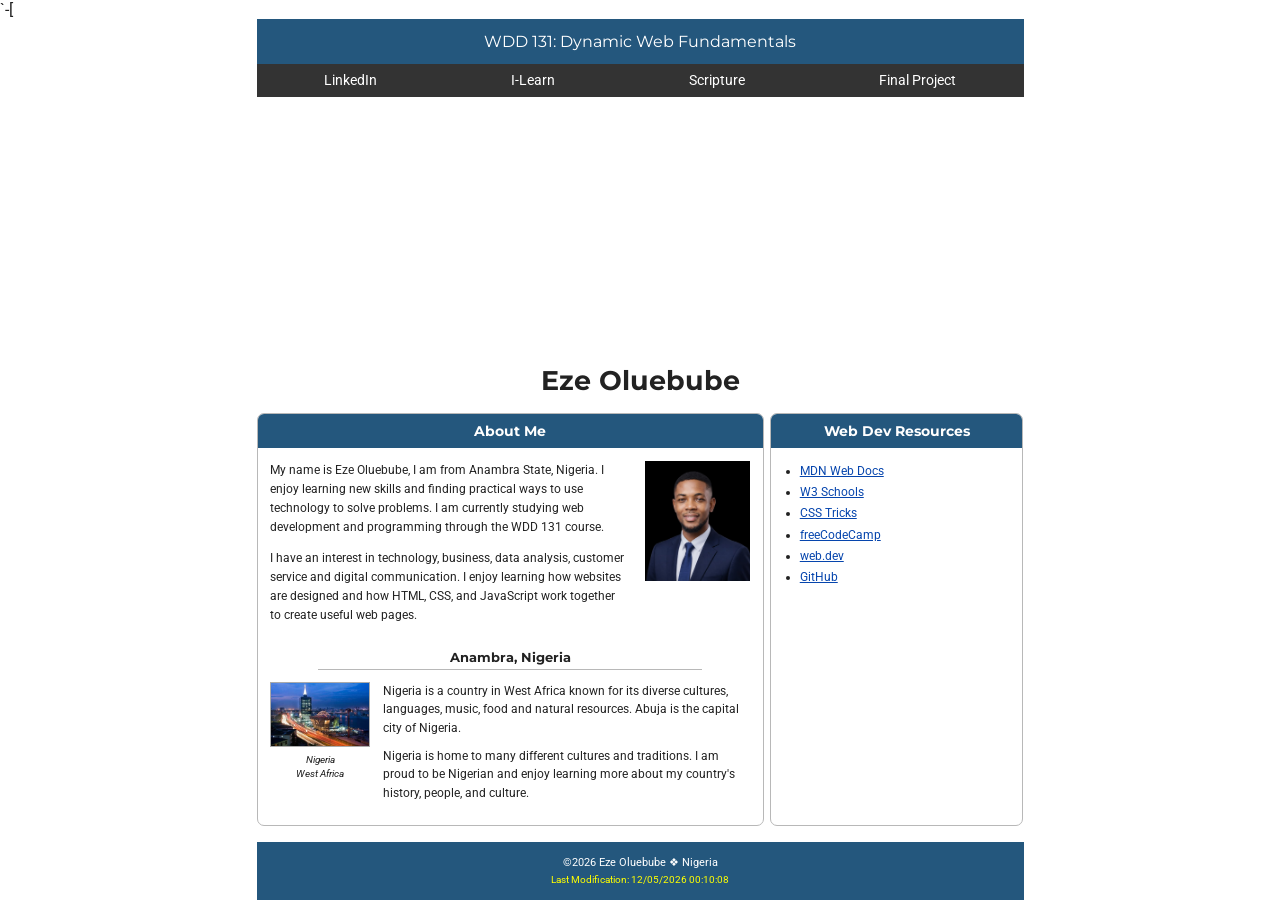
<file: index.html>
`-[<!DOCTYPE html>
<html lang="en">
<head>
    <meta charset="UTF-8">
    <meta name="viewport" content="width=device-width, initial-scale=1.0">

    <title>WDD 131 – Dynamic Web Fundamentals</title>

    <meta name="description"
        content="WDD 131 – Dynamic Web Fundamentals home page for Eze Oluebube, featuring information about web development, Nigeria, and useful web development resources.">

    <meta name="author" content="Eze Oluebube">

    <link rel="stylesheet" href="styles/base.css">

    <link rel="preconnect" href="https://fonts.googleapis.com">
    <link rel="preconnect" href="https://fonts.gstatic.com" crossorigin>
    <link href="https://fonts.googleapis.com/css2?family=Montserrat:wght@400;500;600;700&family=Roboto:wght@400;500&display=swap"
        rel="stylesheet">

    <script src="scripts/getdates.js" defer></script>
</head>

<body>

    <header>
        <span id="course-title">WDD 131: Dynamic Web Fundamentals</span>

        <nav>
            <a href="https://www.linkedin.com/in/ezeoluebube/"
                target="_blank"
                rel="noopener noreferrer">
                LinkedIn
            </a>

            <a href="https://byupw.instructure.com/"
                target="_blank"
                rel="noopener noreferrer">
                I-Learn
            </a>

            <a href="https://www.churchofjesuschrist.org/study/scriptures"
                target="_blank"
                rel="noopener noreferrer">
                Scripture
            </a>

            <a href="#">
                Final Project
            </a>
        </nav>
    </header>

    <main>

        <h1>Eze Oluebube</h1>

        <div class="cards">

            <!-- ABOUT ME CARD -->
            <section class="card about-card">

                <h2>About Me</h2>

                <div class="about-top">

                    <div class="about-text">
                        <p>
                            My name is Eze Oluebube, I am from Anambra State,
                            Nigeria. I enjoy learning new skills and finding
                            practical ways to use technology to solve problems.
                            I am currently studying web development and
                            programming through the WDD 131 course.
                        </p>

                        <p>
                            I have an interest in technology, business, data
                            analysis, customer service and digital communication.
                            I enjoy learning how websites are designed and how
                            HTML, CSS, and JavaScript work together to create
                            useful web pages.
                        </p>
                    </div>

                    <img class="profile-image"
                        src="images/profile.jpg"
                        alt="Portrait of Eze Oluebube"
                        width="180"
                        height="180">
                </div>

                <div class="location">

                    <h3>Anambra, Nigeria</h3>

                    <div class="location-content">

                        <div class="flag-area">
                            <img src="images/nigeria.jpg"
                                alt="Flag or representative image of Nigeria"
                                width="180"
                                height="120">

                            <p class="caption">
                                Nigeria<br>
                                West Africa
                            </p>
                        </div>

                        <div class="location-text">
                            <p>
                                Nigeria is a country in West Africa known for
                                its diverse cultures, languages, music, food
                                and natural resources. Abuja is the capital
                                city of Nigeria.
                            </p>

                            <p>
                                Nigeria is home to many different cultures and
                                traditions. I am proud to be Nigerian and enjoy
                                learning more about my country's history,
                                people, and culture.
                            </p>
                        </div>

                    </div>

                </div>

            </section>
            
            <section class="card resources-card">

                <h2>Web Dev Resources</h2>

                <div class="resources-content">
                    <ul>
                        <li>
                            <a href="https://developer.mozilla.org/"
                                target="_blank"
                                rel="noopener noreferrer">
                                MDN Web Docs
                            </a>
                        </li>

                        <li>
                            <a href="https://www.w3schools.com/"
                                target="_blank"
                                rel="noopener noreferrer">
                                W3 Schools
                            </a>
                        </li>

                        <li>
                            <a href="https://css-tricks.com/"
                                target="_blank"
                                rel="noopener noreferrer">
                                CSS Tricks
                            </a>
                        </li>

                        <li>
                            <a href="https://www.freecodecamp.org/"
                                target="_blank"
                                rel="noopener noreferrer">
                                freeCodeCamp
                            </a>
                        </li>

                        <li>
                            <a href="https://web.dev/"
                                target="_blank"
                                rel="noopener noreferrer">
                                web.dev
                            </a>
                        </li>

                        <li>
                            <a href="https://github.com/"
                                target="_blank"
                                rel="noopener noreferrer">
                                GitHub
                            </a>
                        </li>
                    </ul>
                </div>

            </section>

        </div>

    </main>

    <footer>

        <p>
            &copy;<span id="currentyear"></span>
            Eze Oluebube ❖ Nigeria
        </p>

        <p id="lastModified"></p>

    </footer>

</body>
</html>
</file>
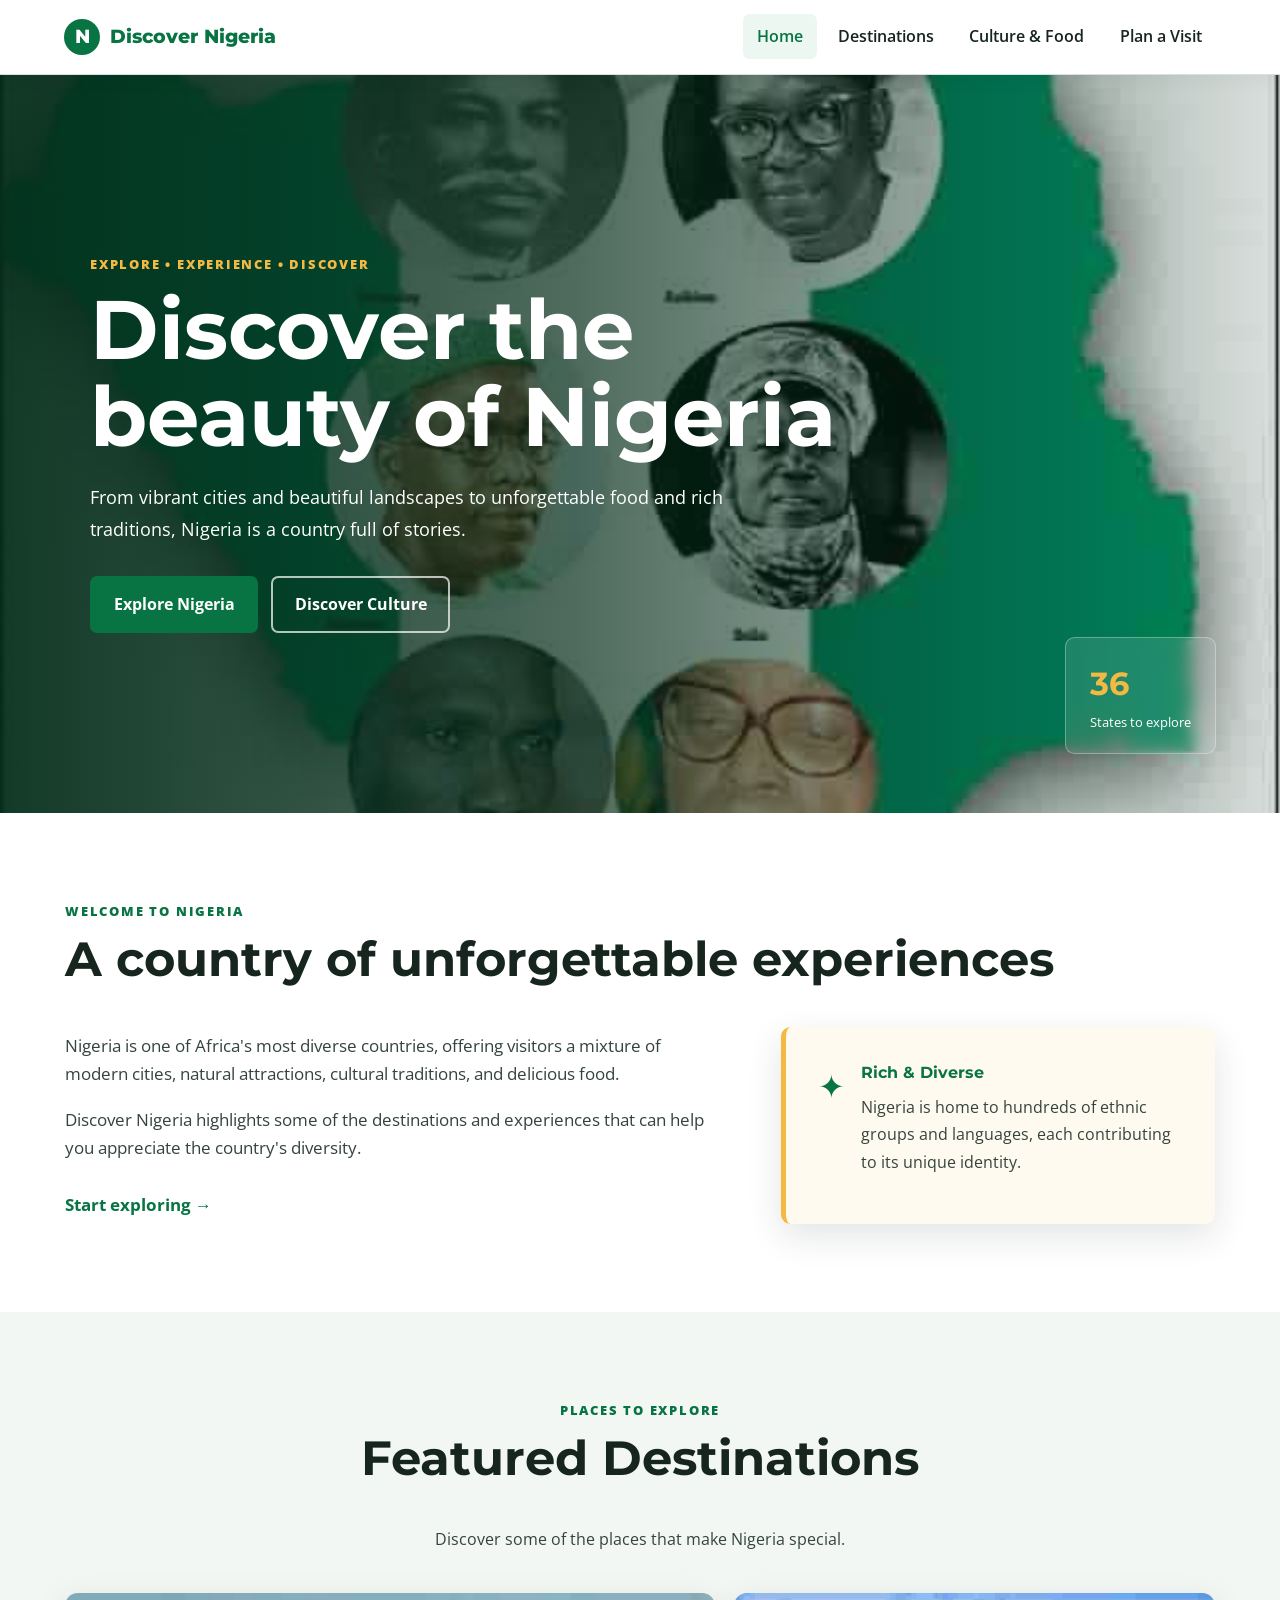
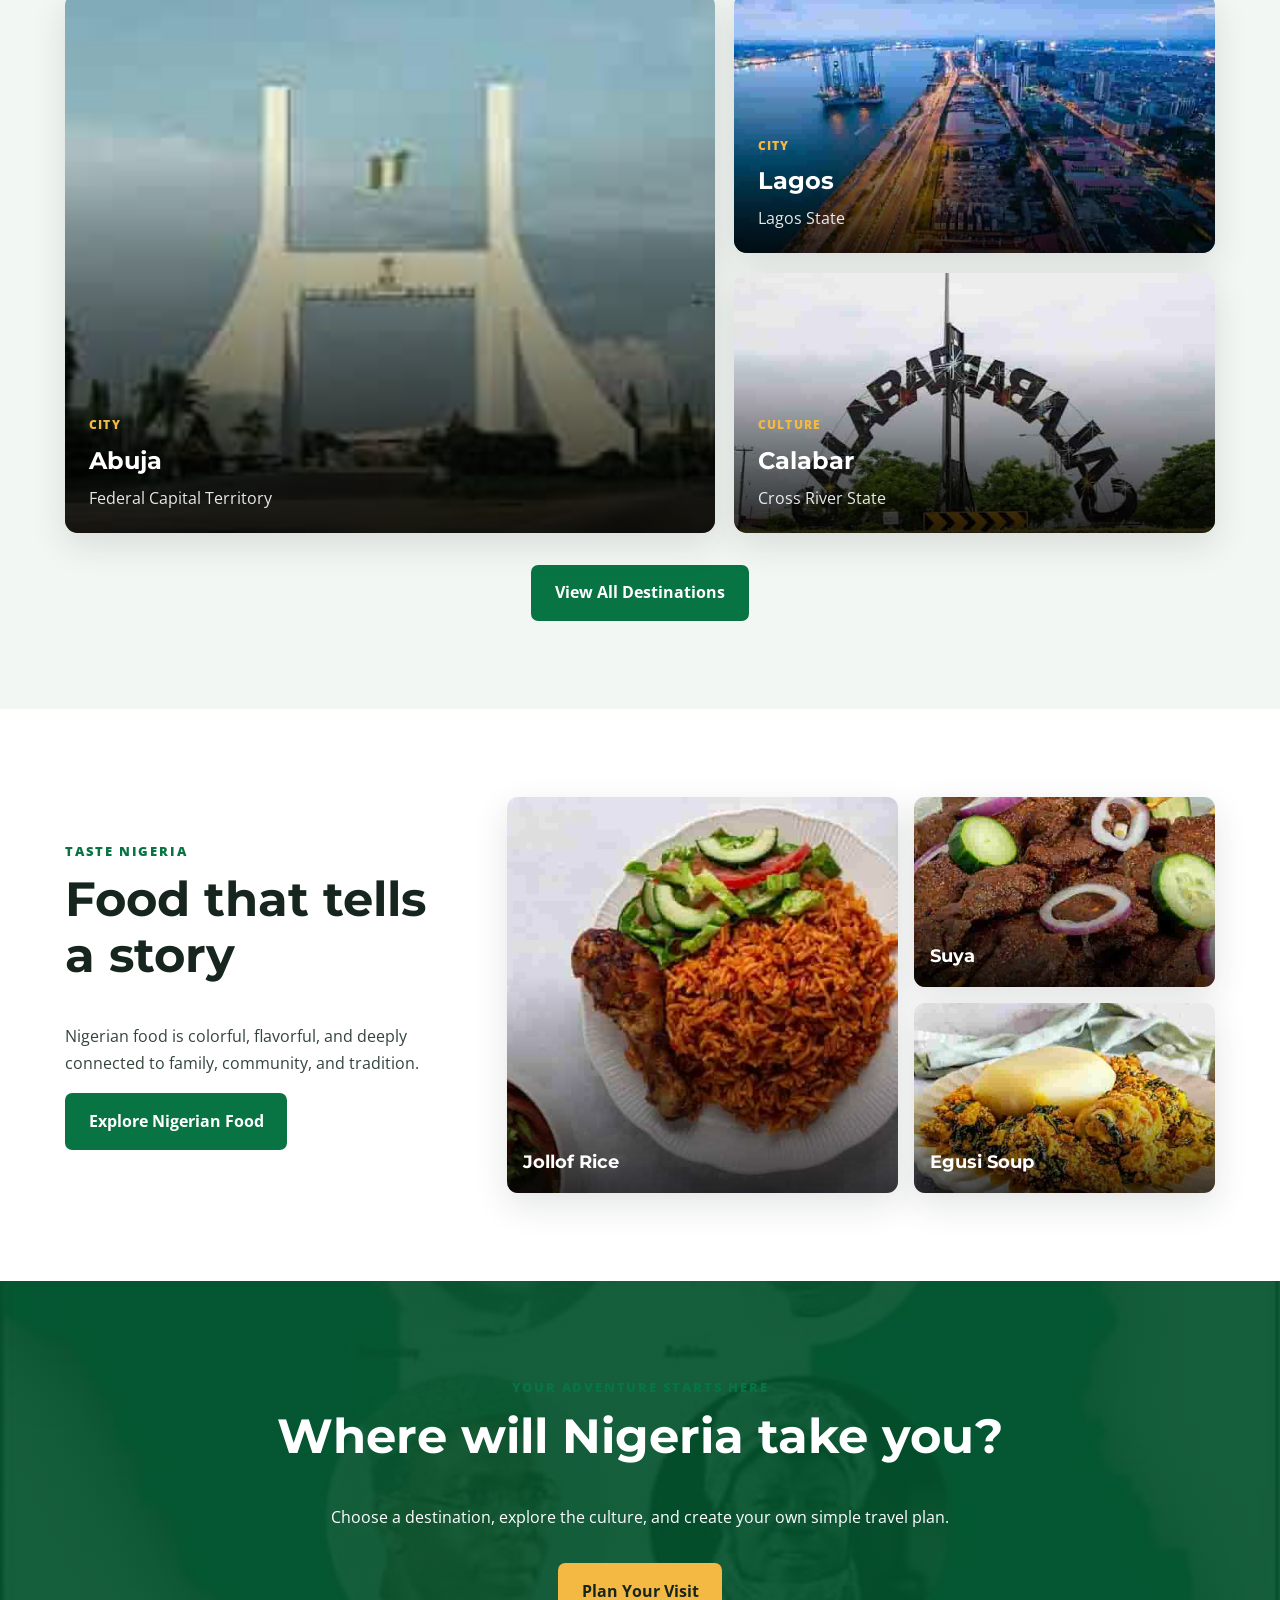
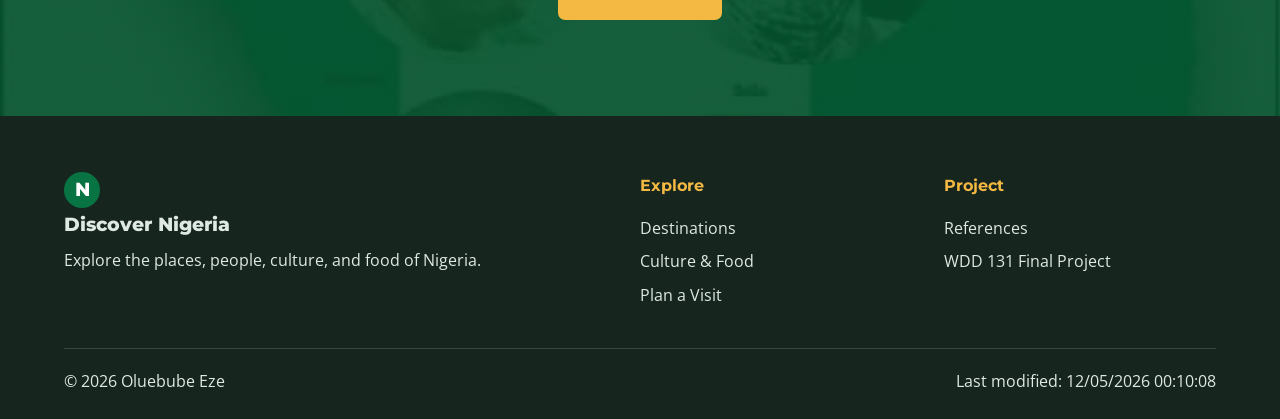
<file: project/index.html>
<!DOCTYPE html>
<html lang="en">
<head>
    <meta charset="UTF-8">
    <meta name="viewport" content="width=device-width, initial-scale=1.0">
    <meta name="description" content="Discover Nigeria through beautiful destinations, culture, food, and travel experiences.">
    <meta name="author" content="Oluebube Eze">
    <title>Discover Nigeria | Home</title>

    <link rel="preconnect" href="https://fonts.googleapis.com">
    <link rel="preconnect" href="https://fonts.gstatic.com" crossorigin>
    <link href="https://fonts.googleapis.com/css2?family=Montserrat:wght@600;700;800&family=Open+Sans:wght@400;600&display=swap" rel="stylesheet">

    <link rel="stylesheet" href="styles/project.css">
    <script src="scripts/project.js" defer></script>
</head>

<body>
    <header class="site-header">
        <a class="logo" href="index.html">
            <span class="logo-mark">N</span>
            <span>Discover Nigeria</span>
        </a>

        <button class="menu-button" type="button" aria-label="Open navigation menu" aria-expanded="false">
            ☰
        </button>

        <nav class="site-nav" aria-label="Main navigation">
            <a class="active" href="index.html">Home</a>
            <a href="destinations.html">Destinations</a>
            <a href="culture.html">Culture & Food</a>
            <a href="contact.html">Plan a Visit</a>
        </nav>
    </header>

    <main>
        <section class="hero">
            <img
                src="images/nigeria_hero.webp"
                alt="Beautiful Nigerian landscape"
                width="1600"
                height="900">

            <div class="hero-overlay"></div>

            <div class="hero-content">
                <p class="eyebrow">Explore • Experience • Discover</p>
                <h1>Discover the beauty of Nigeria</h1>
                <p>
                    From vibrant cities and beautiful landscapes to unforgettable
                    food and rich traditions, Nigeria is a country full of stories.
                </p>

                <div class="hero-buttons">
                    <a class="button" href="destinations.html">Explore Nigeria</a>
                    <a class="button button-outline" href="culture.html">Discover Culture</a>
                </div>
            </div>

            <div class="hero-stat">
                <strong>36</strong>
                <span>States to explore</span>
            </div>
        </section>

        <section class="welcome section">
            <div class="section-heading">
                <p class="eyebrow">Welcome to Nigeria</p>
                <h2>A country of unforgettable experiences</h2>
            </div>

            <div class="welcome-grid">
                <div class="welcome-text">
                    <p>
                        Nigeria is one of Africa's most diverse countries, offering
                        visitors a mixture of modern cities, natural attractions,
                        cultural traditions, and delicious food.
                    </p>

                    <p>
                        Discover Nigeria highlights some of the destinations and
                        experiences that can help you appreciate the country's
                        diversity.
                    </p>

                    <a class="text-link" href="destinations.html">
                        Start exploring →
                    </a>
                </div>

                <div class="fact-box">
                    <span class="fact-icon">✦</span>
                    <div>
                        <strong>Rich & Diverse</strong>
                        <p>
                            Nigeria is home to hundreds of ethnic groups and
                            languages, each contributing to its unique identity.
                        </p>
                    </div>
                </div>
            </div>
        </section>

        <section class="destination-showcase section">
            <div class="section-heading centered">
                <p class="eyebrow">Places to Explore</p>
                <h2>Featured Destinations</h2>
                <p>Discover some of the places that make Nigeria special.</p>
            </div>

            <div id="featured-destinations" class="featured-grid"></div>

            <div class="centered section-action">
                <a class="button" href="destinations.html">View All Destinations</a>
            </div>
        </section>

        <section class="food-showcase section">
            <div class="food-intro">
                <p class="eyebrow">Taste Nigeria</p>
                <h2>Food that tells a story</h2>
                <p>
                    Nigerian food is colorful, flavorful, and deeply connected
                    to family, community, and tradition.
                </p>
                <a class="button" href="culture.html">Explore Nigerian Food</a>
            </div>

            <div class="food-image-grid">
                <figure class="food-image large-food">
                    <img
                        src="images/jollof_rice.webp"
                        alt="Nigerian jollof rice"
                        width="800"
                        height="600"
                        loading="lazy">
                    <figcaption>Jollof Rice</figcaption>
                </figure>

                <figure class="food-image">
                    <img
                        src="images/suya.webp"
                        alt="Nigerian suya"
                        width="800"
                        height="600"
                        loading="lazy">
                    <figcaption>Suya</figcaption>
                </figure>

                <figure class="food-image">
                    <img
                        src="images/egusi_soup.webp"
                        alt="Nigerian egusi soup"
                        width="800"
                        height="600"
                        loading="lazy">
                    <figcaption>Egusi Soup</figcaption>
                </figure>
            </div>
        </section>

        <section class="cta-section">
            <div class="cta-content">
                <p class="eyebrow">Your Adventure Starts Here</p>
                <h2>Where will Nigeria take you?</h2>
                <p>
                    Choose a destination, explore the culture, and create
                    your own simple travel plan.
                </p>
                <a class="button" href="contact.html">Plan Your Visit</a>
            </div>
        </section>
    </main>

    <footer class="site-footer">
        <div class="footer-brand">
            <a class="logo footer-logo" href="index.html">
                <span class="logo-mark">N</span>
                <span>Discover Nigeria</span>
            </a>
            <p>Explore the places, people, culture, and food of Nigeria.</p>
        </div>

        <div>
            <h3>Explore</h3>
            <a href="destinations.html">Destinations</a>
            <a href="culture.html">Culture & Food</a>
            <a href="contact.html">Plan a Visit</a>
        </div>

        <div>
            <h3>Project</h3>
            <a href="references.html">References</a>
            <p>WDD 131 Final Project</p>
        </div>

        <div class="footer-bottom">
            <p>&copy; <span id="current-year"></span> Oluebube Eze</p>
            <p id="last-modified"></p>
        </div>
    </footer>
</body>
</html>
</file>
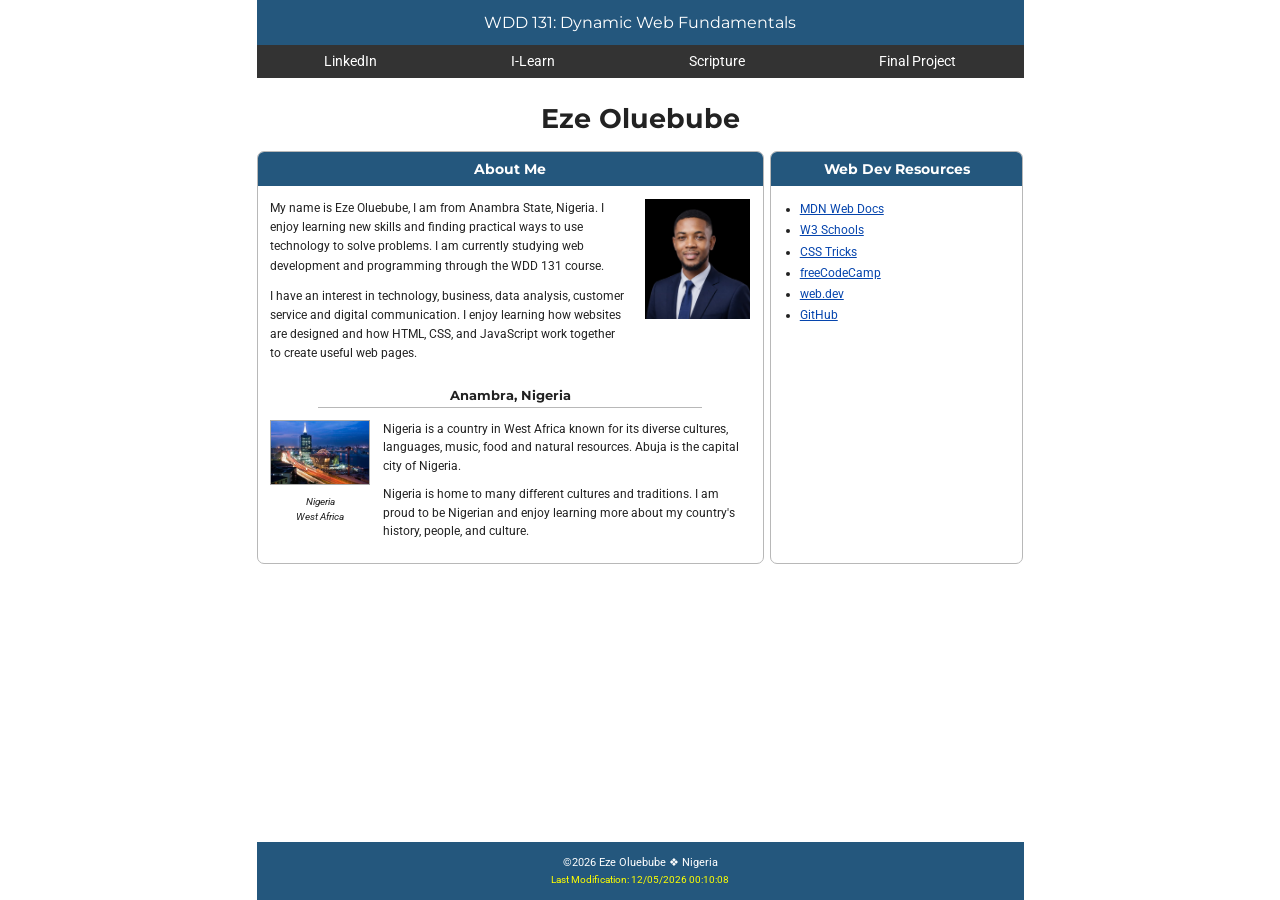
<file: week01/index.html>
<!DOCTYPE html>
<html lang="en">
<head>
    <meta charset="UTF-8">
    <meta name="viewport" content="width=device-width, initial-scale=1.0">

    <title>WDD 131 – Dynamic Web Fundamentals</title>

    <meta name="description"
        content="WDD 131 – Dynamic Web Fundamentals home page for Eze Oluebube, featuring information about web development, Nigeria, and useful web development resources.">

    <meta name="author" content="Eze Oluebube">

    <link rel="stylesheet" href="styles/base.css">

    <link rel="preconnect" href="https://fonts.googleapis.com">
    <link rel="preconnect" href="https://fonts.gstatic.com" crossorigin>
    <link href="https://fonts.googleapis.com/css2?family=Montserrat:wght@400;500;600;700&family=Roboto:wght@400;500&display=swap"
        rel="stylesheet">

    <script src="scripts/getdates.js" defer></script>
</head>

<body>

    <header>
        <span id="course-title">WDD 131: Dynamic Web Fundamentals</span>

        <nav>
            <a href="https://www.linkedin.com/in/ezeoluebube/"
                target="_blank"
                rel="noopener noreferrer">
                LinkedIn
            </a>

            <a href="https://byupw.instructure.com/"
                target="_blank"
                rel="noopener noreferrer">
                I-Learn
            </a>

            <a href="https://www.churchofjesuschrist.org/study/scriptures"
                target="_blank"
                rel="noopener noreferrer">
                Scripture
            </a>

            <a href="#">
                Final Project
            </a>
        </nav>
    </header>

    <main>

        <h1>Eze Oluebube</h1>

        <div class="cards">

            <!-- ABOUT ME CARD -->
            <section class="card about-card">

                <h2>About Me</h2>

                <div class="about-top">

                    <div class="about-text">
                        <p>
                            My name is Eze Oluebube, I am from Anambra State,
                            Nigeria. I enjoy learning new skills and finding
                            practical ways to use technology to solve problems.
                            I am currently studying web development and
                            programming through the WDD 131 course.
                        </p>

                        <p>
                            I have an interest in technology, business, data
                            analysis, customer service and digital communication.
                            I enjoy learning how websites are designed and how
                            HTML, CSS, and JavaScript work together to create
                            useful web pages.
                        </p>
                    </div>

                    <img class="profile-image"
                        src="images/profile.jpg"
                        alt="Portrait of Eze Oluebube"
                        width="180"
                        height="180">
                </div>

                <div class="location">

                    <h3>Anambra, Nigeria</h3>

                    <div class="location-content">

                        <div class="flag-area">
                            <img src="images/nigeria.jpg"
                                alt="Flag or representative image of Nigeria"
                                width="180"
                                height="120">

                            <p class="caption">
                                Nigeria<br>
                                West Africa
                            </p>
                        </div>

                        <div class="location-text">
                            <p>
                                Nigeria is a country in West Africa known for
                                its diverse cultures, languages, music, food
                                and natural resources. Abuja is the capital
                                city of Nigeria.
                            </p>

                            <p>
                                Nigeria is home to many different cultures and
                                traditions. I am proud to be Nigerian and enjoy
                                learning more about my country's history,
                                people, and culture.
                            </p>
                        </div>

                    </div>

                </div>

            </section>
            
            <section class="card resources-card">

                <h2>Web Dev Resources</h2>

                <div class="resources-content">
                    <ul>
                        <li>
                            <a href="https://developer.mozilla.org/"
                                target="_blank"
                                rel="noopener noreferrer">
                                MDN Web Docs
                            </a>
                        </li>

                        <li>
                            <a href="https://www.w3schools.com/"
                                target="_blank"
                                rel="noopener noreferrer">
                                W3 Schools
                            </a>
                        </li>

                        <li>
                            <a href="https://css-tricks.com/"
                                target="_blank"
                                rel="noopener noreferrer">
                                CSS Tricks
                            </a>
                        </li>

                        <li>
                            <a href="https://www.freecodecamp.org/"
                                target="_blank"
                                rel="noopener noreferrer">
                                freeCodeCamp
                            </a>
                        </li>

                        <li>
                            <a href="https://web.dev/"
                                target="_blank"
                                rel="noopener noreferrer">
                                web.dev
                            </a>
                        </li>

                        <li>
                            <a href="https://github.com/"
                                target="_blank"
                                rel="noopener noreferrer">
                                GitHub
                            </a>
                        </li>
                    </ul>
                </div>

            </section>

        </div>

    </main>

    <footer>

        <p>
            &copy;<span id="currentyear"></span>
            Eze Oluebube ❖ Nigeria
        </p>

        <p id="lastModified"></p>

    </footer>

</body>
</html>
</file>
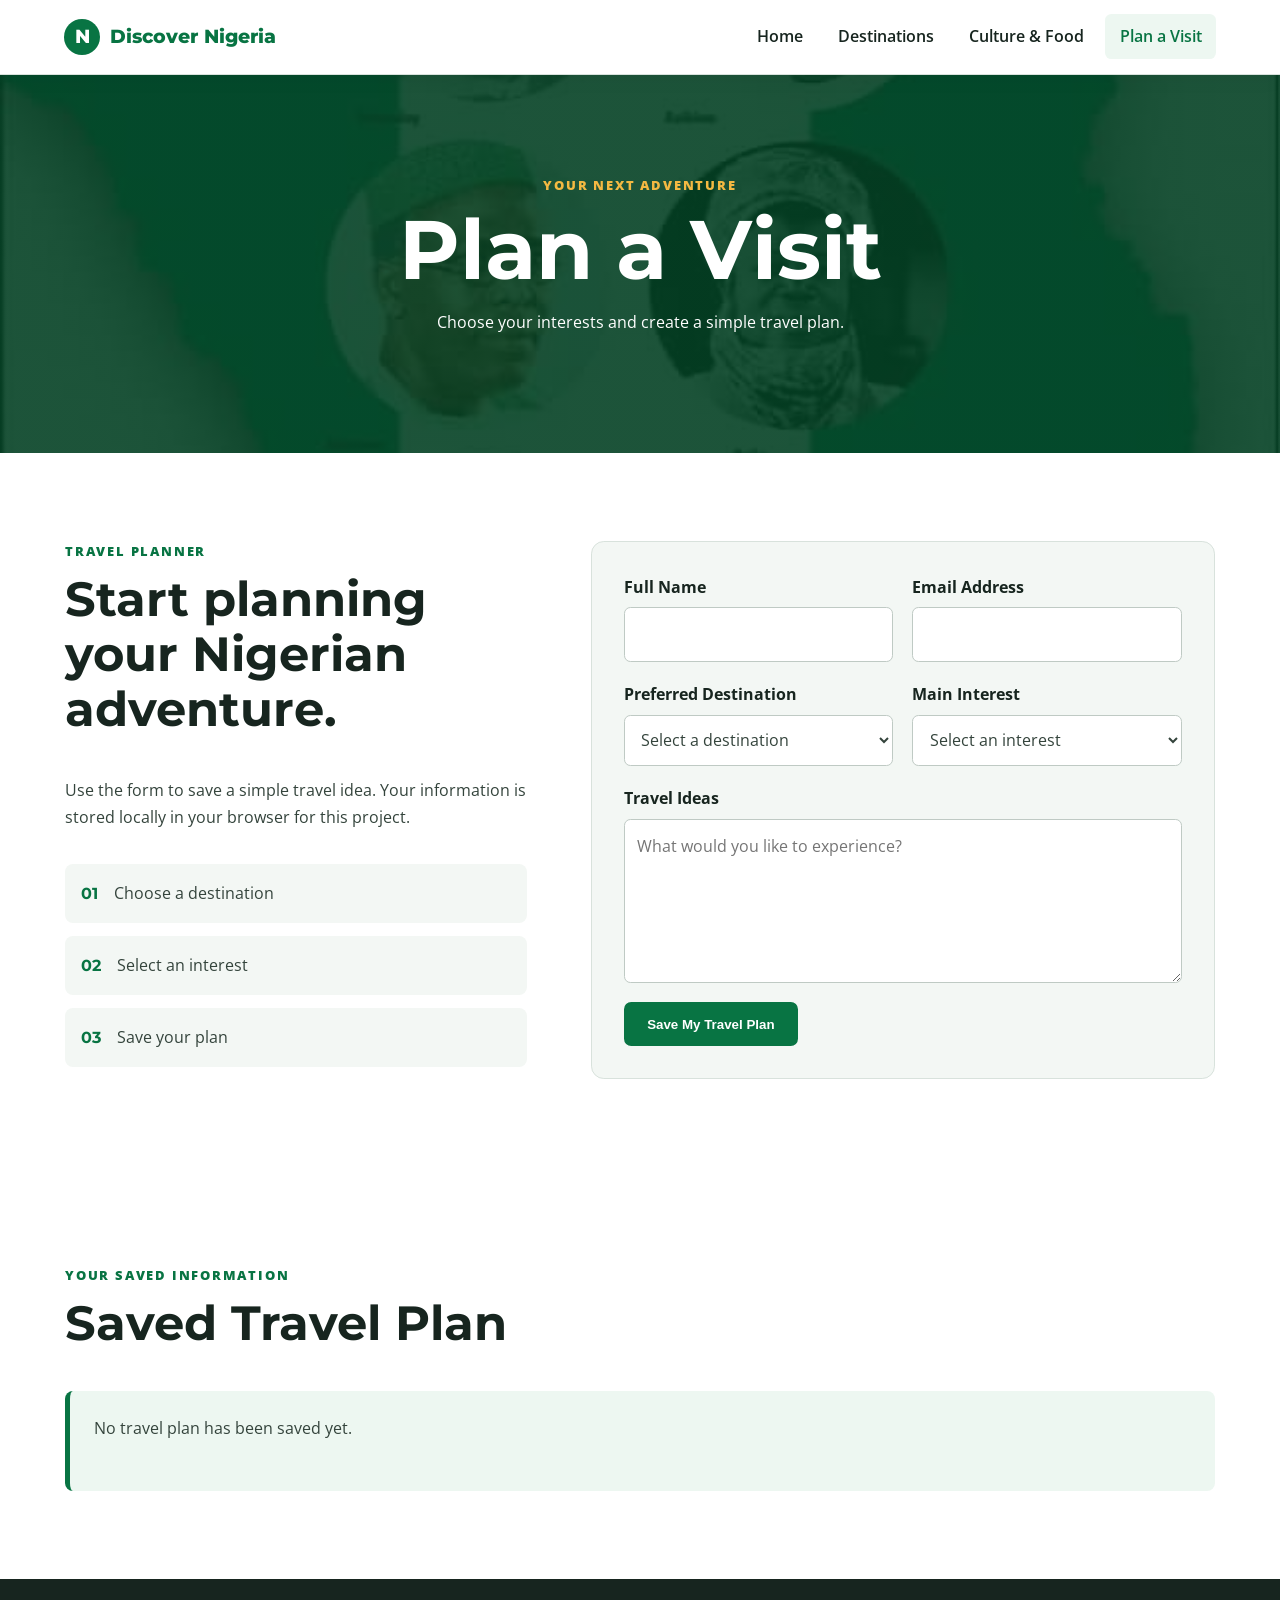
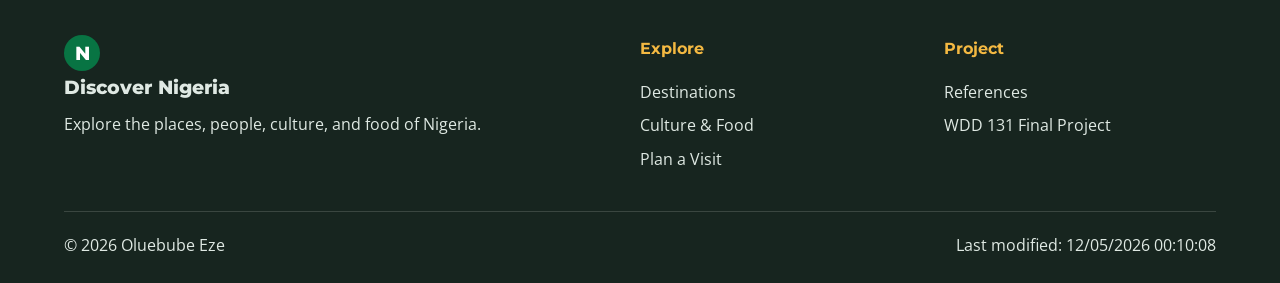
<file: contact (2).html>
<!DOCTYPE html>
<html lang="en">
<head>
    <meta charset="UTF-8">
    <meta name="viewport" content="width=device-width, initial-scale=1.0">
    <meta name="description" content="Create a simple travel plan for exploring Nigeria.">
    <meta name="author" content="Oluebube Eze">
    <title>Discover Nigeria | Plan a Visit</title>

    <link rel="preconnect" href="https://fonts.googleapis.com">
    <link rel="preconnect" href="https://fonts.gstatic.com" crossorigin>
    <link href="https://fonts.googleapis.com/css2?family=Montserrat:wght@600;700;800&family=Open+Sans:wght@400;600&display=swap" rel="stylesheet">

    <link rel="stylesheet" href="styles/project.css">
    <script src="scripts/project.js" defer></script>
</head>

<body>
    <header class="site-header">
        <a class="logo" href="index.html">
            <span class="logo-mark">N</span>
            <span>Discover Nigeria</span>
        </a>

        <button class="menu-button" type="button" aria-label="Open navigation menu" aria-expanded="false">
            ☰
        </button>

        <nav class="site-nav" aria-label="Main navigation">
            <a href="index.html">Home</a>
            <a href="destinations.html">Destinations</a>
            <a href="culture.html">Culture & Food</a>
            <a class="active" href="contact.html">Plan a Visit</a>
        </nav>
    </header>

    <main>
        <section class="page-banner">
            <div>
                <p class="eyebrow">Your Next Adventure</p>
                <h1>Plan a Visit</h1>
                <p>
                    Choose your interests and create a simple travel plan.
                </p>
            </div>
        </section>

        <section class="section planner-section">
            <div class="planner-intro">
                <p class="eyebrow">Travel Planner</p>
                <h2>Start planning your Nigerian adventure.</h2>
                <p>
                    Use the form to save a simple travel idea. Your information
                    is stored locally in your browser for this project.
                </p>

                <div class="planner-highlights">
                    <div>
                        <strong>01</strong>
                        <span>Choose a destination</span>
                    </div>
                    <div>
                        <strong>02</strong>
                        <span>Select an interest</span>
                    </div>
                    <div>
                        <strong>03</strong>
                        <span>Save your plan</span>
                    </div>
                </div>
            </div>

            <form id="travel-form" class="travel-form">
                <div class="form-group">
                    <label for="name">Full Name</label>
                    <input id="name" name="name" type="text" required autocomplete="name">
                </div>

                <div class="form-group">
                    <label for="email">Email Address</label>
                    <input id="email" name="email" type="email" required autocomplete="email">
                </div>

                <div class="form-group">
                    <label for="destination">Preferred Destination</label>
                    <select id="destination" name="destination" required>
                        <option value="">Select a destination</option>
                        <option value="Abuja">Abuja</option>
                        <option value="Lagos">Lagos</option>
                        <option value="Calabar">Calabar</option>
                    </select>
                </div>

                <div class="form-group">
                    <label for="interest">Main Interest</label>
                    <select id="interest" name="interest" required>
                        <option value="">Select an interest</option>
                        <option value="Nature">Nature</option>
                        <option value="Culture">Culture</option>
                        <option value="Food">Food</option>
                        <option value="City exploration">City exploration</option>
                    </select>
                </div>

                <div class="form-group full-width">
                    <label for="message">Travel Ideas</label>
                    <textarea
                        id="message"
                        name="message"
                        rows="5"
                        placeholder="What would you like to experience?"
                    ></textarea>
                </div>

                <button class="button form-button" type="submit">
                    Save My Travel Plan
                </button>
            </form>

            <p id="form-message" class="success-message" aria-live="polite"></p>

            <section class="saved-plan">
                <div class="section-heading">
                    <p class="eyebrow">Your Saved Information</p>
                    <h2>Saved Travel Plan</h2>
                </div>

                <div id="saved-plan-content" class="saved-plan-box"></div>
            </section>
        </section>
    </main>

    <footer class="site-footer">
        <div class="footer-brand">
            <a class="logo footer-logo" href="index.html">
                <span class="logo-mark">N</span>
                <span>Discover Nigeria</span>
            </a>
            <p>Explore the places, people, culture, and food of Nigeria.</p>
        </div>

        <div>
            <h3>Explore</h3>
            <a href="destinations.html">Destinations</a>
            <a href="culture.html">Culture & Food</a>
            <a href="contact.html">Plan a Visit</a>
        </div>

        <div>
            <h3>Project</h3>
            <a href="references.html">References</a>
            <p>WDD 131 Final Project</p>
        </div>

        <div class="footer-bottom">
            <p>&copy; <span id="current-year"></span> Oluebube Eze</p>
            <p id="last-modified"></p>
        </div>
    </footer>
</body>
</html>
</file>
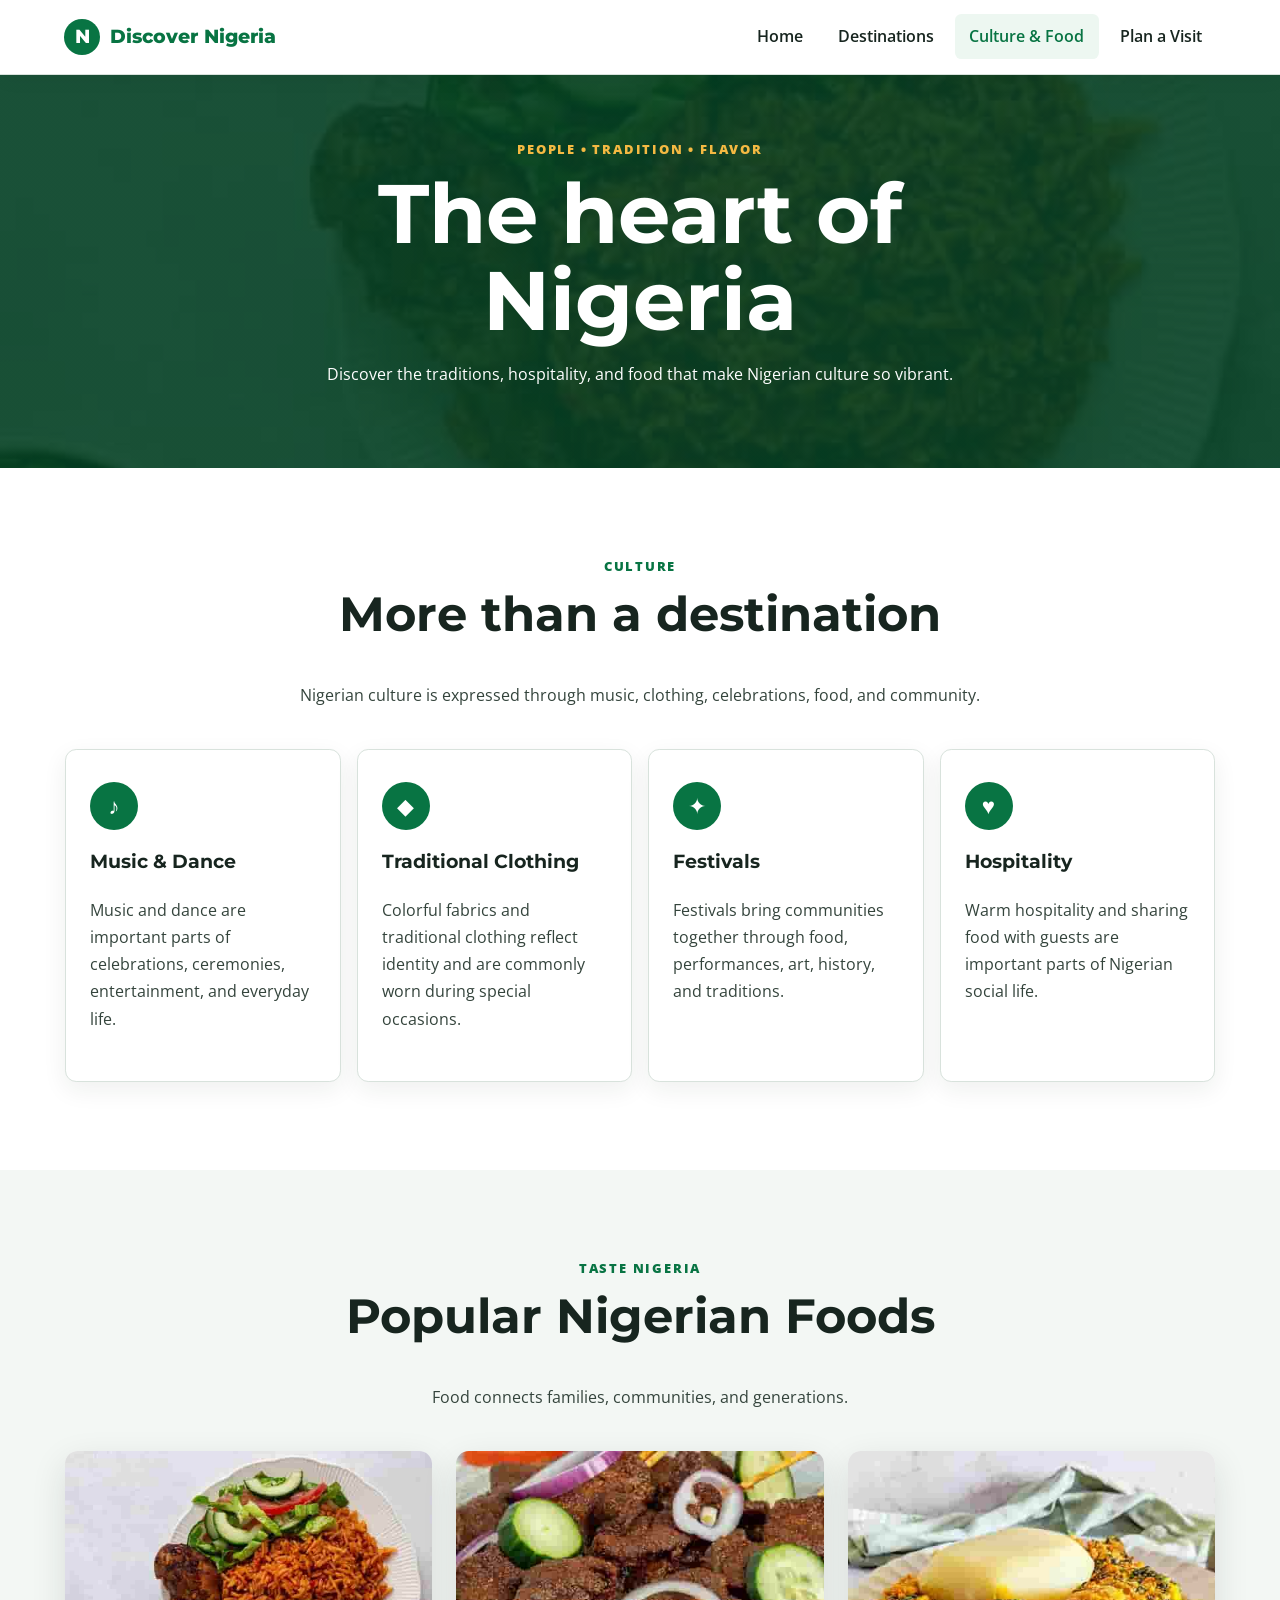
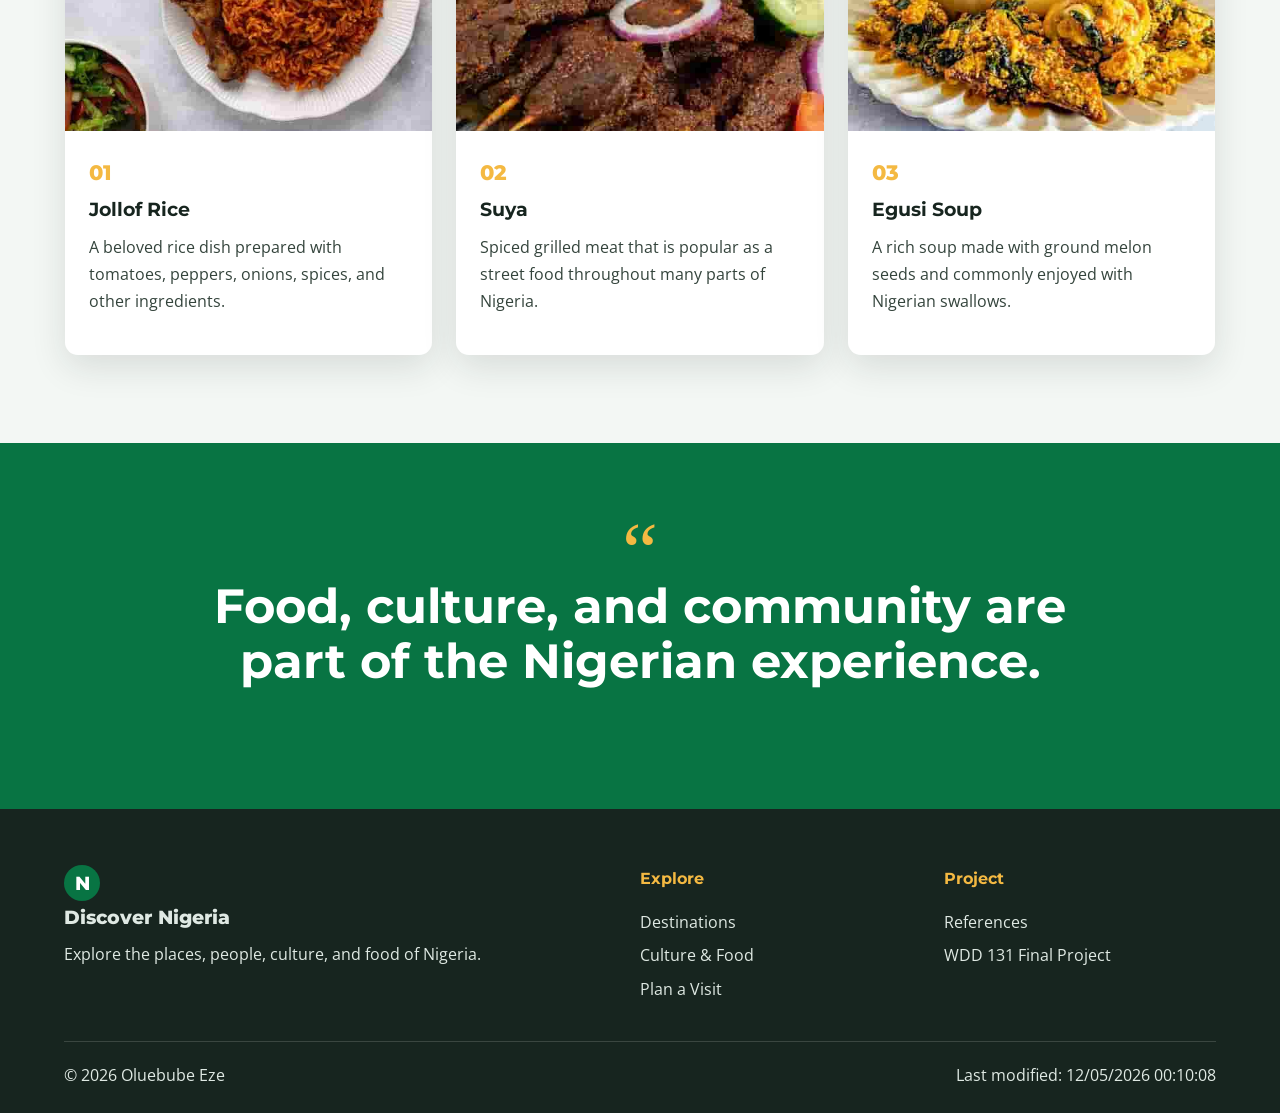
<file: culture.html>
<!DOCTYPE html>
<html lang="en">
<head>
    <meta charset="UTF-8">
    <meta name="viewport" content="width=device-width, initial-scale=1.0">
    <meta name="description" content="Discover Nigerian culture and explore popular Nigerian foods including jollof rice, suya, and egusi soup.">
    <meta name="author" content="Oluebube Eze">
    <title>Discover Nigeria | Culture & Food</title>

    <link rel="preconnect" href="https://fonts.googleapis.com">
    <link rel="preconnect" href="https://fonts.gstatic.com" crossorigin>
    <link href="https://fonts.googleapis.com/css2?family=Montserrat:wght@600;700;800&family=Open+Sans:wght@400;600&display=swap" rel="stylesheet">

    <link rel="stylesheet" href="styles/project.css">
    <script src="scripts/project.js" defer></script>
</head>

<body>
    <header class="site-header">
        <a class="logo" href="index.html">
            <span class="logo-mark">N</span>
            <span>Discover Nigeria</span>
        </a>

        <button class="menu-button" type="button" aria-label="Open navigation menu" aria-expanded="false">
            ☰
        </button>

        <nav class="site-nav" aria-label="Main navigation">
            <a href="index.html">Home</a>
            <a href="destinations.html">Destinations</a>
            <a class="active" href="culture.html">Culture & Food</a>
            <a href="contact.html">Plan a Visit</a>
        </nav>
    </header>

    <main>
        <section class="page-banner culture-banner">
            <div>
                <p class="eyebrow">People • Tradition • Flavor</p>
                <h1>The heart of Nigeria</h1>
                <p>
                    Discover the traditions, hospitality, and food that
                    make Nigerian culture so vibrant.
                </p>
            </div>
        </section>

        <section class="section">
            <div class="section-heading centered">
                <p class="eyebrow">Culture</p>
                <h2>More than a destination</h2>
                <p>
                    Nigerian culture is expressed through music, clothing,
                    celebrations, food, and community.
                </p>
            </div>

            <div class="culture-grid">
                <article class="culture-card">
                    <span class="culture-icon">♪</span>
                    <h3>Music & Dance</h3>
                    <p>
                        Music and dance are important parts of celebrations,
                        ceremonies, entertainment, and everyday life.
                    </p>
                </article>

                <article class="culture-card">
                    <span class="culture-icon">◆</span>
                    <h3>Traditional Clothing</h3>
                    <p>
                        Colorful fabrics and traditional clothing reflect
                        identity and are commonly worn during special occasions.
                    </p>
                </article>

                <article class="culture-card">
                    <span class="culture-icon">✦</span>
                    <h3>Festivals</h3>
                    <p>
                        Festivals bring communities together through food,
                        performances, art, history, and traditions.
                    </p>
                </article>

                <article class="culture-card">
                    <span class="culture-icon">♥</span>
                    <h3>Hospitality</h3>
                    <p>
                        Warm hospitality and sharing food with guests are
                        important parts of Nigerian social life.
                    </p>
                </article>
            </div>
        </section>

        <section class="food-gallery section">
            <div class="section-heading centered">
                <p class="eyebrow">Taste Nigeria</p>
                <h2>Popular Nigerian Foods</h2>
                <p>
                    Food connects families, communities, and generations.
                </p>
            </div>

            <div class="food-cards">
                <article class="food-card-image">
                    <img
                        src="images/jollof_rice.webp"
                        alt="Plate of Nigerian jollof rice"
                        width="800"
                        height="600"
                        loading="lazy">
                    <div class="food-card-content">
                        <span>01</span>
                        <h3>Jollof Rice</h3>
                        <p>
                            A beloved rice dish prepared with tomatoes,
                            peppers, onions, spices, and other ingredients.
                        </p>
                    </div>
                </article>

                <article class="food-card-image">
                    <img
                        src="images/suya.webp"
                        alt="Nigerian suya"
                        width="800"
                        height="600"
                        loading="lazy">
                    <div class="food-card-content">
                        <span>02</span>
                        <h3>Suya</h3>
                        <p>
                            Spiced grilled meat that is popular as a street
                            food throughout many parts of Nigeria.
                        </p>
                    </div>
                </article>

                <article class="food-card-image">
                    <img
                        src="images/egusi_soup.webp"
                        alt="Nigerian egusi soup"
                        width="800"
                        height="600"
                        loading="lazy">
                    <div class="food-card-content">
                        <span>03</span>
                        <h3>Egusi Soup</h3>
                        <p>
                            A rich soup made with ground melon seeds and
                            commonly enjoyed with Nigerian swallows.
                        </p>
                    </div>
                </article>
            </div>
        </section>

        <section class="culture-quote">
            <div>
                <p class="quote-mark">“</p>
                <h2>
                    Food, culture, and community are part of the Nigerian
                    experience.
                </h2>
            </div>
        </section>
    </main>

    <footer class="site-footer">
        <div class="footer-brand">
            <a class="logo footer-logo" href="index.html">
                <span class="logo-mark">N</span>
                <span>Discover Nigeria</span>
            </a>
            <p>Explore the places, people, culture, and food of Nigeria.</p>
        </div>

        <div>
            <h3>Explore</h3>
            <a href="destinations.html">Destinations</a>
            <a href="culture.html">Culture & Food</a>
            <a href="contact.html">Plan a Visit</a>
        </div>

        <div>
            <h3>Project</h3>
            <a href="references.html">References</a>
            <p>WDD 131 Final Project</p>
        </div>

        <div class="footer-bottom">
            <p>&copy; <span id="current-year"></span> Oluebube Eze</p>
            <p id="last-modified"></p>
        </div>
    </footer>
</body>
</html>
</file>
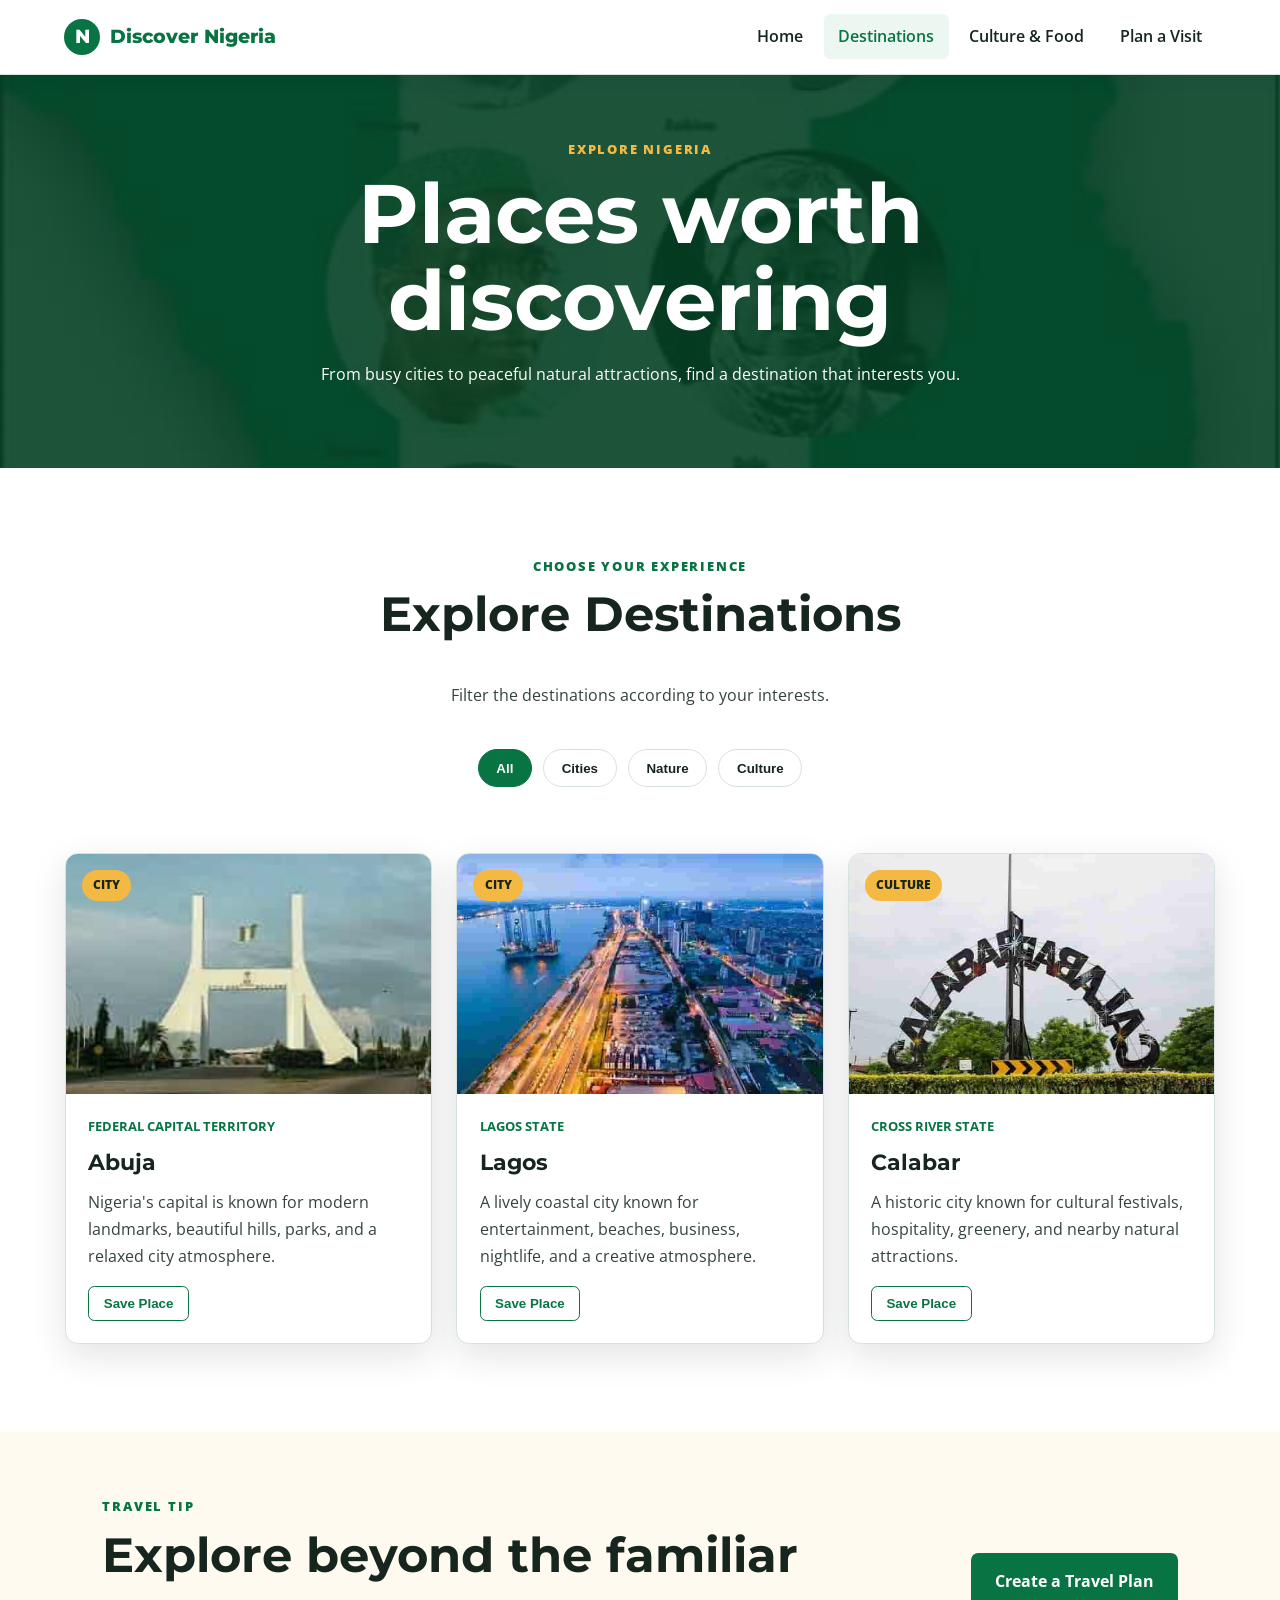
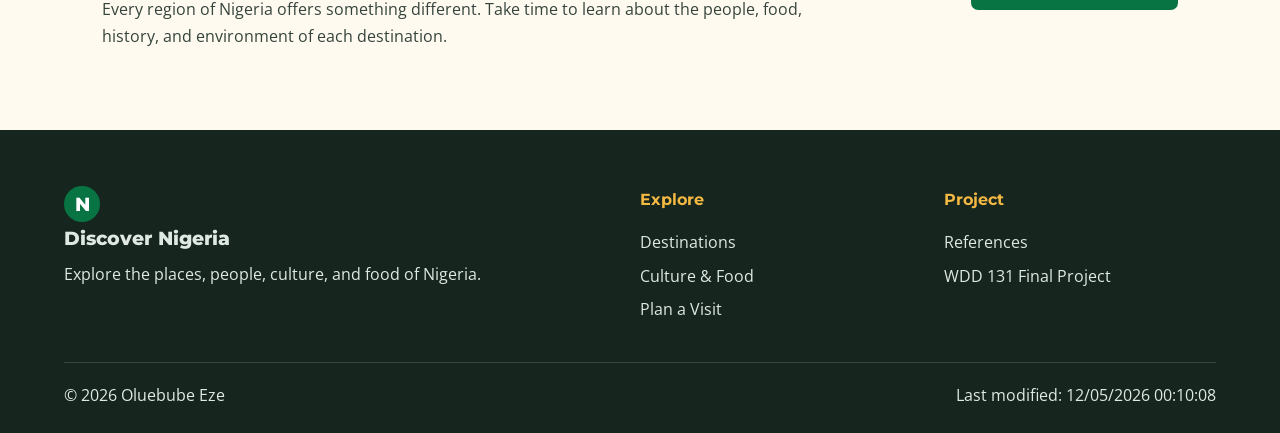
<file: destinations.html>
<!DOCTYPE html>
<html lang="en">
<head>
    <meta charset="UTF-8">
    <meta name="viewport" content="width=device-width, initial-scale=1.0">
    <meta name="description" content="Explore beautiful Nigerian destinations including Abuja, Lagos, Calabar, and natural attractions.">
    <meta name="author" content="Oluebube Eze">
    <title>Discover Nigeria | Destinations</title>

    <link rel="preconnect" href="https://fonts.googleapis.com">
    <link rel="preconnect" href="https://fonts.gstatic.com" crossorigin>
    <link href="https://fonts.googleapis.com/css2?family=Montserrat:wght@600;700;800&family=Open+Sans:wght@400;600&display=swap" rel="stylesheet">

    <link rel="stylesheet" href="styles/project.css">
    <script src="scripts/project.js" defer></script>
</head>

<body>
    <header class="site-header">
        <a class="logo" href="index.html">
            <span class="logo-mark">N</span>
            <span>Discover Nigeria</span>
        </a>

        <button class="menu-button" type="button" aria-label="Open navigation menu" aria-expanded="false">
            ☰
        </button>

        <nav class="site-nav" aria-label="Main navigation">
            <a href="index.html">Home</a>
            <a class="active" href="destinations.html">Destinations</a>
            <a href="culture.html">Culture & Food</a>
            <a href="contact.html">Plan a Visit</a>
        </nav>
    </header>

    <main>
        <section class="page-banner">
            <div>
                <p class="eyebrow">Explore Nigeria</p>
                <h1>Places worth discovering</h1>
                <p>
                    From busy cities to peaceful natural attractions,
                    find a destination that interests you.
                </p>
            </div>
        </section>

        <section class="section destination-section">
            <div class="section-heading centered">
                <p class="eyebrow">Choose Your Experience</p>
                <h2>Explore Destinations</h2>
                <p>Filter the destinations according to your interests.</p>
            </div>

            <div class="filter-buttons" aria-label="Destination filters">
                <button class="filter-button active-filter" data-filter="All" type="button">
                    All
                </button>

                <button class="filter-button" data-filter="City" type="button">
                    Cities
                </button>

                <button class="filter-button" data-filter="Nature" type="button">
                    Nature
                </button>

                <button class="filter-button" data-filter="Culture" type="button">
                    Culture
                </button>
            </div>

            <p id="favorite-message" class="status-message" aria-live="polite"></p>

            <div id="destination-list" class="destination-grid"></div>
        </section>

        <section class="destination-tip">
            <div>
                <p class="eyebrow">Travel Tip</p>
                <h2>Explore beyond the familiar</h2>
                <p>
                    Every region of Nigeria offers something different.
                    Take time to learn about the people, food, history,
                    and environment of each destination.
                </p>
            </div>

            <a class="button" href="contact.html">Create a Travel Plan</a>
        </section>
    </main>

    <footer class="site-footer">
        <div class="footer-brand">
            <a class="logo footer-logo" href="index.html">
                <span class="logo-mark">N</span>
                <span>Discover Nigeria</span>
            </a>
            <p>Explore the places, people, culture, and food of Nigeria.</p>
        </div>

        <div>
            <h3>Explore</h3>
            <a href="destinations.html">Destinations</a>
            <a href="culture.html">Culture & Food</a>
            <a href="contact.html">Plan a Visit</a>
        </div>

        <div>
            <h3>Project</h3>
            <a href="references.html">References</a>
            <p>WDD 131 Final Project</p>
        </div>

        <div class="footer-bottom">
            <p>&copy; <span id="current-year"></span> Oluebube Eze</p>
            <p id="last-modified"></p>
        </div>
    </footer>
</body>
</html>
</file>
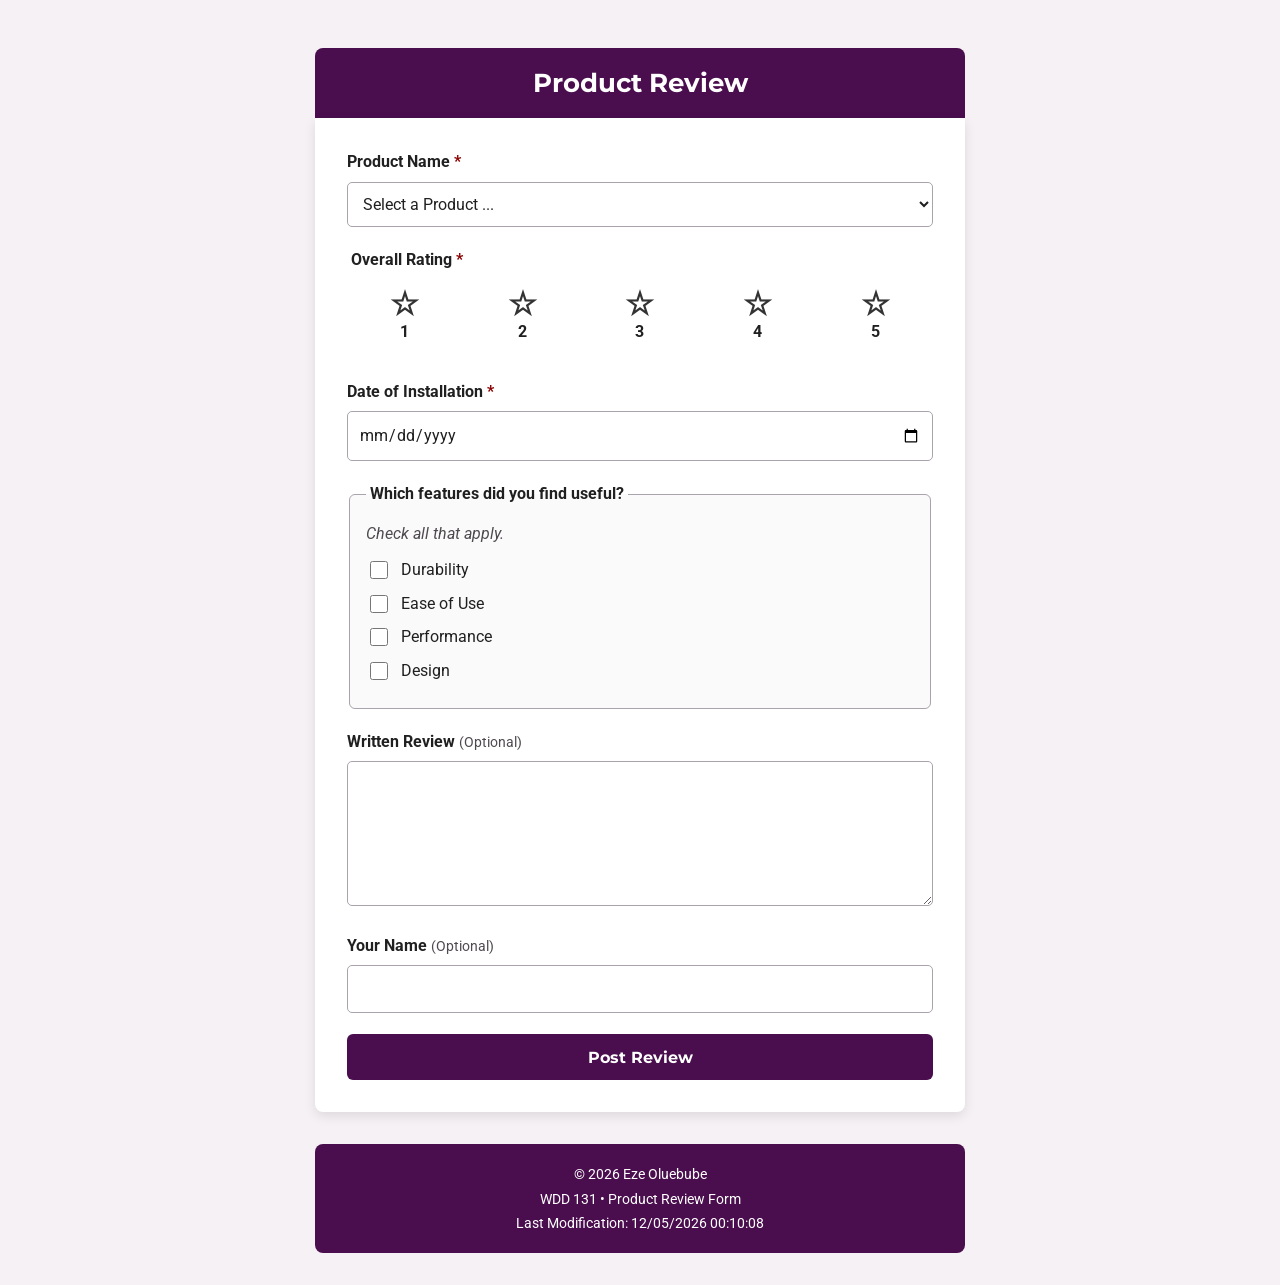
<file: form.html>
<!DOCTYPE html>
<html lang="en">

<head>
  <meta charset="UTF-8">
  <meta name="viewport" content="width=device-width, initial-scale=1.0">

  <meta
    name="description"
    content="Product Review Form for WDD 131."
  >

  <meta name="author" content="Eze Oluebube">

  <title>Product Review | WDD 131</title>

  <link rel="preconnect" href="https://fonts.googleapis.com">
  <link rel="preconnect" href="https://fonts.gstatic.com" crossorigin>

  <link
    href="https://fonts.googleapis.com/css2?family=Montserrat:wght@500;600;700&family=Roboto:wght@400;500&display=swap"
    rel="stylesheet"
  >

  <link rel="stylesheet" href="styles/form.css">

  <script src="scripts/form.js" defer></script>
</head>

<body>

  <main class="container">

    <header class="page-header">
      <h1>Product Review</h1>
    </header>

    <form
      method="get"
      action="review.html"
      class="review-form"
    >

      <!-- PRODUCT NAME -->

      <div class="form-group">

        <label for="product">
          Product Name
          <span class="required">*</span>
        </label>

        <select
          id="product"
          name="product"
          required
        >

          <option
            value=""
            disabled
            selected
          >
            Select a Product ...
          </option>

        </select>

      </div>


      <!-- OVERALL RATING -->

      <fieldset class="form-group">

        <legend>
          Overall Rating
          <span class="required">*</span>
        </legend>

        <div class="rating-options">

          <label for="rating1">
            <span class="star">☆</span>
            <span>1</span>

            <input
              type="radio"
              id="rating1"
              name="rating"
              value="1"
              required
            >
          </label>


          <label for="rating2">
            <span class="star">☆</span>
            <span>2</span>

            <input
              type="radio"
              id="rating2"
              name="rating"
              value="2"
              required
            >
          </label>


          <label for="rating3">
            <span class="star">☆</span>
            <span>3</span>

            <input
              type="radio"
              id="rating3"
              name="rating"
              value="3"
              required
            >
          </label>


          <label for="rating4">
            <span class="star">☆</span>
            <span>4</span>

            <input
              type="radio"
              id="rating4"
              name="rating"
              value="4"
              required
            >
          </label>


          <label for="rating5">
            <span class="star">☆</span>
            <span>5</span>

            <input
              type="radio"
              id="rating5"
              name="rating"
              value="5"
              required
            >
          </label>

        </div>

      </fieldset>


      <!-- INSTALLATION DATE -->

      <div class="form-group">

        <label for="installDate">
          Date of Installation
          <span class="required">*</span>
        </label>

        <input
          type="date"
          id="installDate"
          name="installDate"
          required
        >

      </div>


      <!-- FEATURES -->

      <fieldset class="form-group features">

        <legend>
          Which features did you find useful?
        </legend>

        <p class="instructions">
          Check all that apply.
        </p>


        <label for="durability">

          <input
            type="checkbox"
            id="durability"
            name="features"
            value="Durability"
          >

          Durability

        </label>


        <label for="ease">

          <input
            type="checkbox"
            id="ease"
            name="features"
            value="Ease of Use"
          >

          Ease of Use

        </label>


        <label for="performance">

          <input
            type="checkbox"
            id="performance"
            name="features"
            value="Performance"
          >

          Performance

        </label>


        <label for="design">

          <input
            type="checkbox"
            id="design"
            name="features"
            value="Design"
          >

          Design

        </label>

      </fieldset>


      <!-- WRITTEN REVIEW -->

      <div class="form-group">

        <label for="review">
          Written Review
          <span class="optional">(Optional)</span>
        </label>

        <textarea
          id="review"
          name="review"
          rows="5"
        ></textarea>

      </div>


      <!-- USER NAME -->

      <div class="form-group">

        <label for="username">
          Your Name
          <span class="optional">(Optional)</span>
        </label>

        <input
          type="text"
          id="username"
          name="username"
          autocomplete="name"
        >

      </div>


      <!-- SUBMIT -->

      <input
        type="submit"
        value="Post Review"
        class="submit-button"
      >

    </form>

  </main>


  <footer>

    <p>
      &copy; <span id="currentYear"></span> Eze Oluebube
    </p>

    <p>
      WDD 131 &bull; Product Review Form
    </p>

    <p>
      Last Modification:
      <span id="lastModified"></span>
    </p>

  </footer>

</body>

</html>
</file>
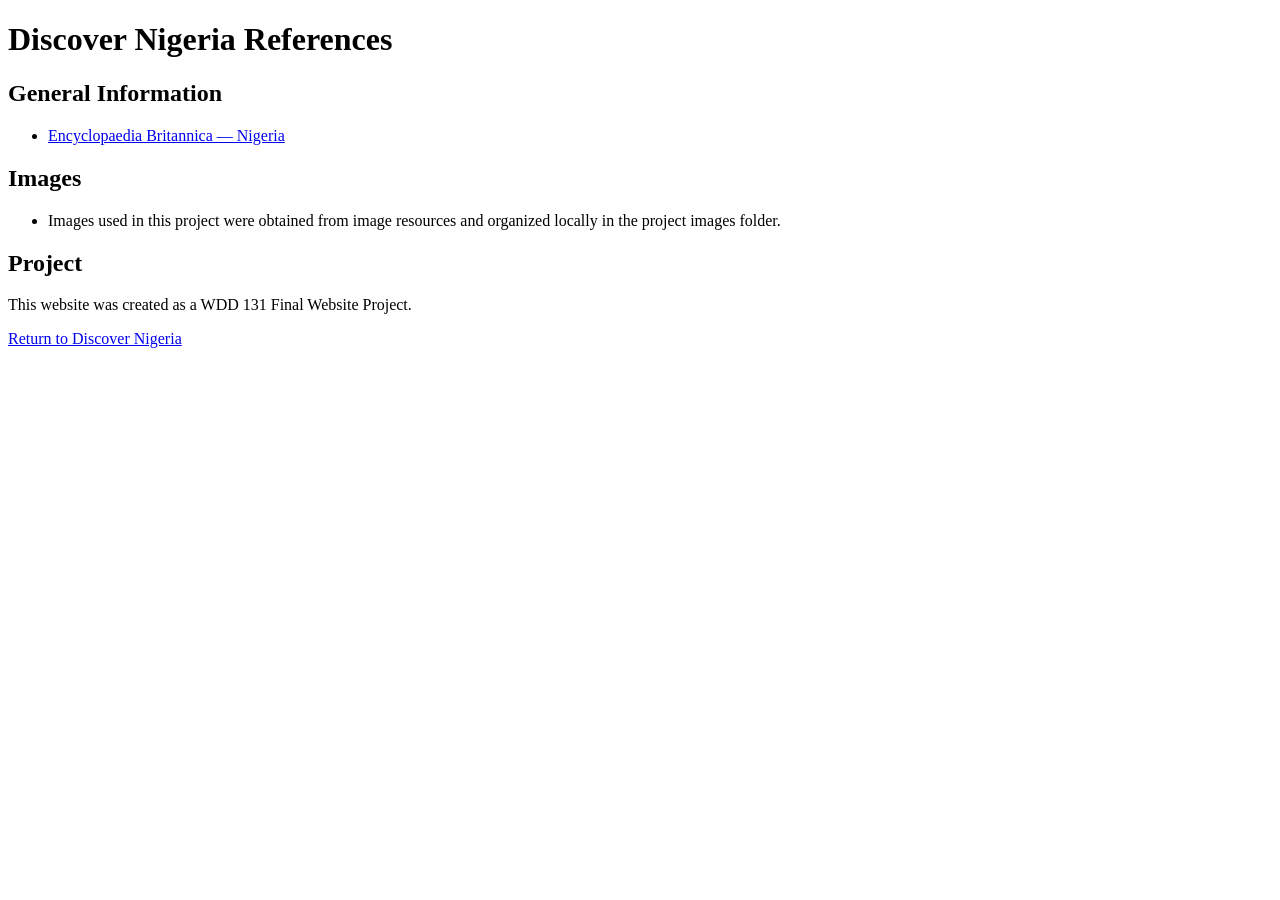
<file: references.html>
<!DOCTYPE html>
<html lang="en">
<head>
    <meta charset="UTF-8">
    <meta name="viewport" content="width=device-width, initial-scale=1.0">
    <meta name="description" content="References used for the Discover Nigeria WDD 131 project.">
    <meta name="author" content="Oluebube Eze">
    <title>References | Discover Nigeria</title>
</head>

<body>
    <main>
        <h1>Discover Nigeria References</h1>

        <h2>General Information</h2>

        <ul>
            <li>
                <a href="https://www.britannica.com/place/Nigeria" target="_blank" rel="noopener">
                    Encyclopaedia Britannica — Nigeria
                </a>
            </li>
        </ul>

        <h2>Images</h2>

        <ul>
            <li>
                Images used in this project were obtained from image resources
                and organized locally in the project images folder.
            </li>
        </ul>

        <h2>Project</h2>

        <p>
            This website was created as a WDD 131 Final Website Project.
        </p>

        <p>
            <a href="index.html">Return to Discover Nigeria</a>
        </p>
    </main>
</body>
</html>
</file>
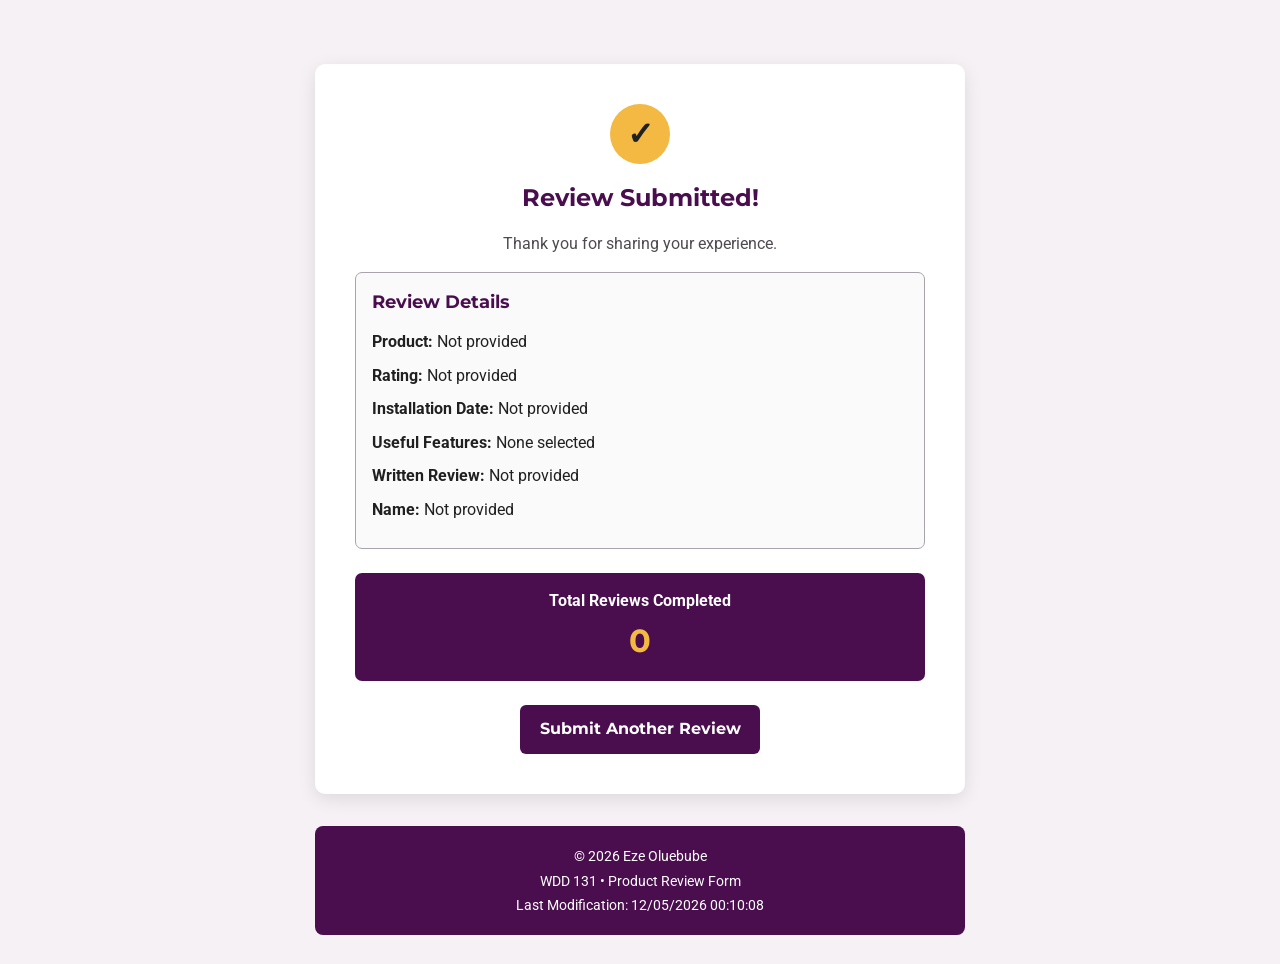
<file: review.html>
<!DOCTYPE html>
<html lang="en">

<head>

  <meta charset="UTF-8">

  <meta
    name="viewport"
    content="width=device-width, initial-scale=1.0"
  >

  <meta
    name="description"
    content="Product review confirmation page for WDD 131."
  >

  <meta
    name="author"
    content="Eze Oluebube"
  >

  <title>Review Submitted | WDD 131</title>

  <link rel="preconnect" href="https://fonts.googleapis.com">
  <link rel="preconnect" href="https://fonts.gstatic.com" crossorigin>

  <link
    href="https://fonts.googleapis.com/css2?family=Montserrat:wght@500;600;700&family=Roboto:wght@400;500&display=swap"
    rel="stylesheet"
  >

  <link
    rel="stylesheet"
    href="styles/review.css"
  >

  <script
    src="scripts/review.js"
    defer
  ></script>

</head>

<body>

  <main class="container">

    <section class="confirmation-card">

      <div
        class="success-icon"
        aria-hidden="true"
      >
        ✓
      </div>

      <h1>
        Review Submitted!
      </h1>

      <p class="lead">
        Thank you for sharing your experience.
      </p>


      <div class="review-summary">

        <h2>Review Details</h2>

        <p>
          <strong>Product:</strong>
          <span id="productResult"></span>
        </p>

        <p>
          <strong>Rating:</strong>
          <span id="ratingResult"></span>
        </p>

        <p>
          <strong>Installation Date:</strong>
          <span id="dateResult"></span>
        </p>

        <p>
          <strong>Useful Features:</strong>
          <span id="featuresResult"></span>
        </p>

        <p>
          <strong>Written Review:</strong>
          <span id="reviewResult"></span>
        </p>

        <p>
          <strong>Name:</strong>
          <span id="nameResult"></span>
        </p>

      </div>


      <div class="counter">

        <p>
          Total Reviews Completed
        </p>

        <span id="reviewCount">
          0
        </span>

      </div>


      <a
        href="form.html"
        class="back-button"
      >
        Submit Another Review
      </a>

    </section>

  </main>


  <footer>

    <p>
      &copy; <span id="currentYear"></span>
      Eze Oluebube
    </p>

    <p>
      WDD 131 &bull; Product Review Form
    </p>

    <p>
      Last Modification:
      <span id="lastModified"></span>
    </p>

  </footer>

</body>

</html>
</file>
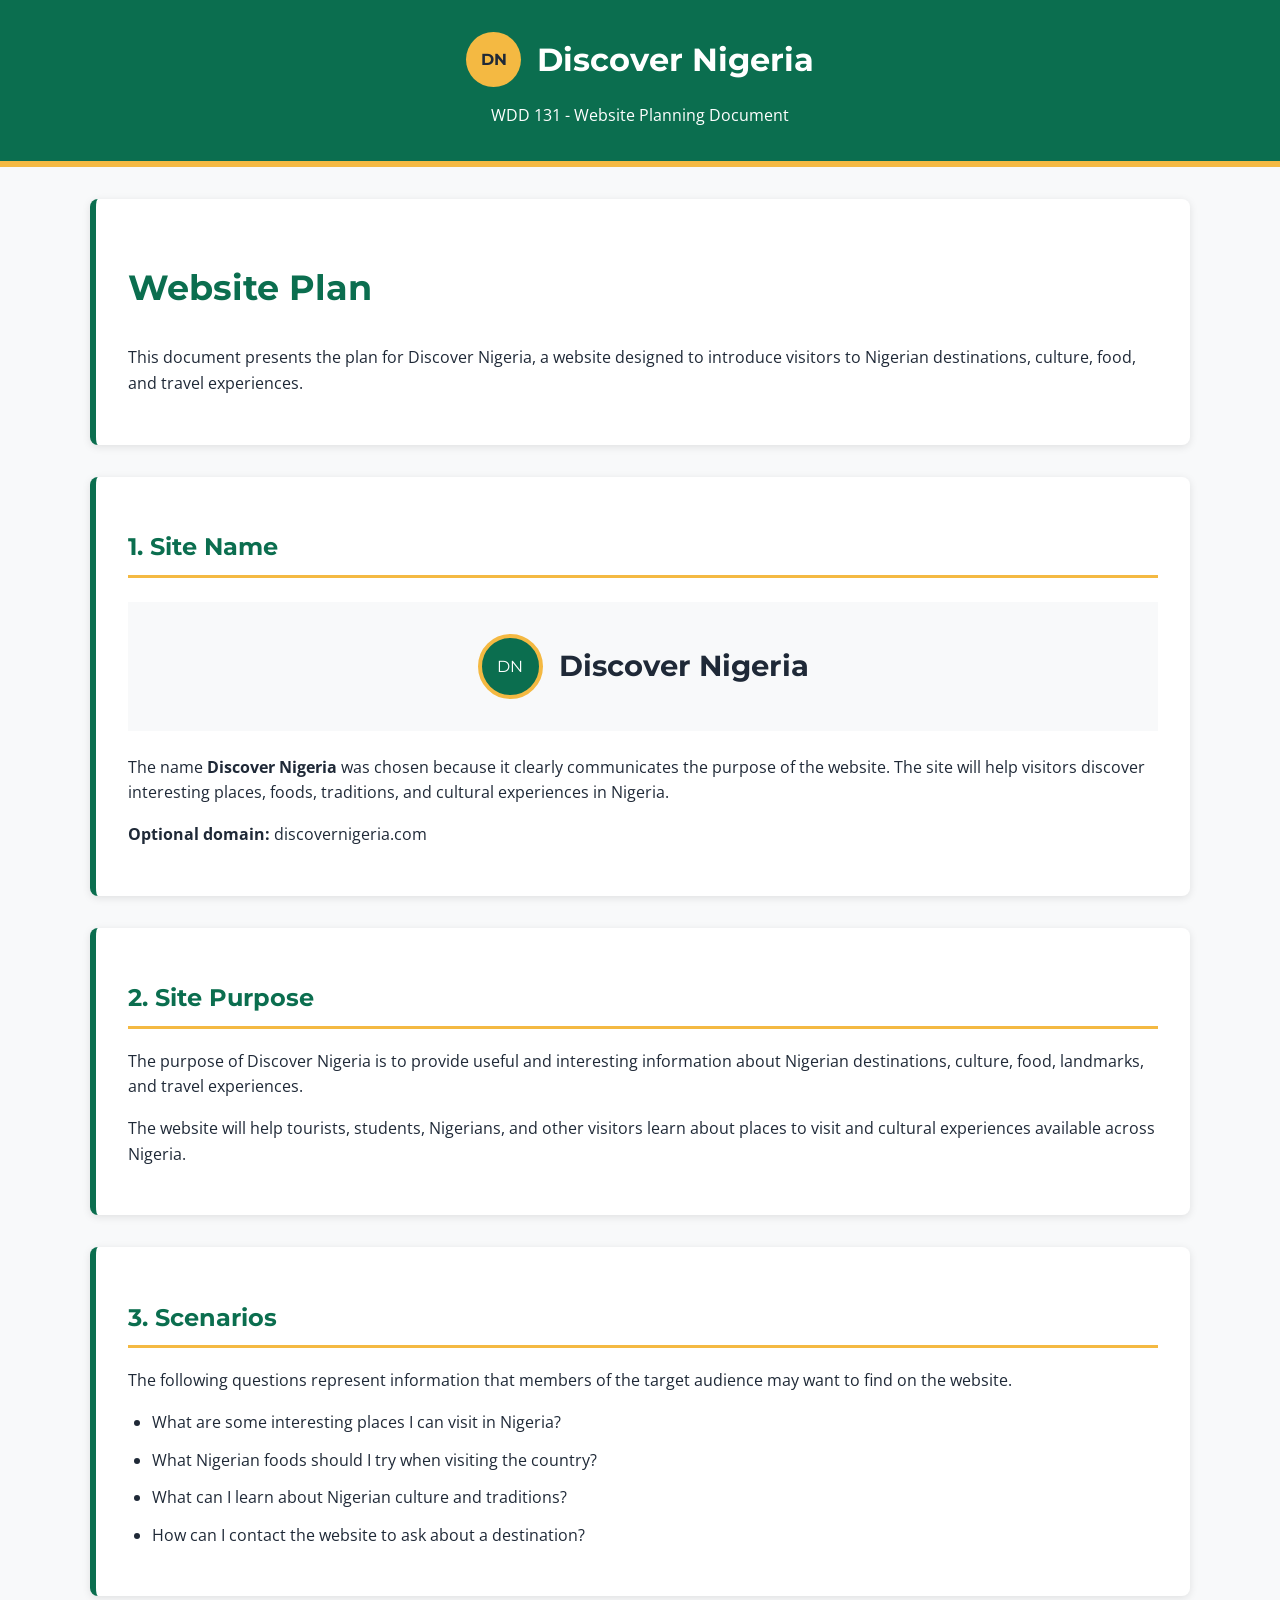
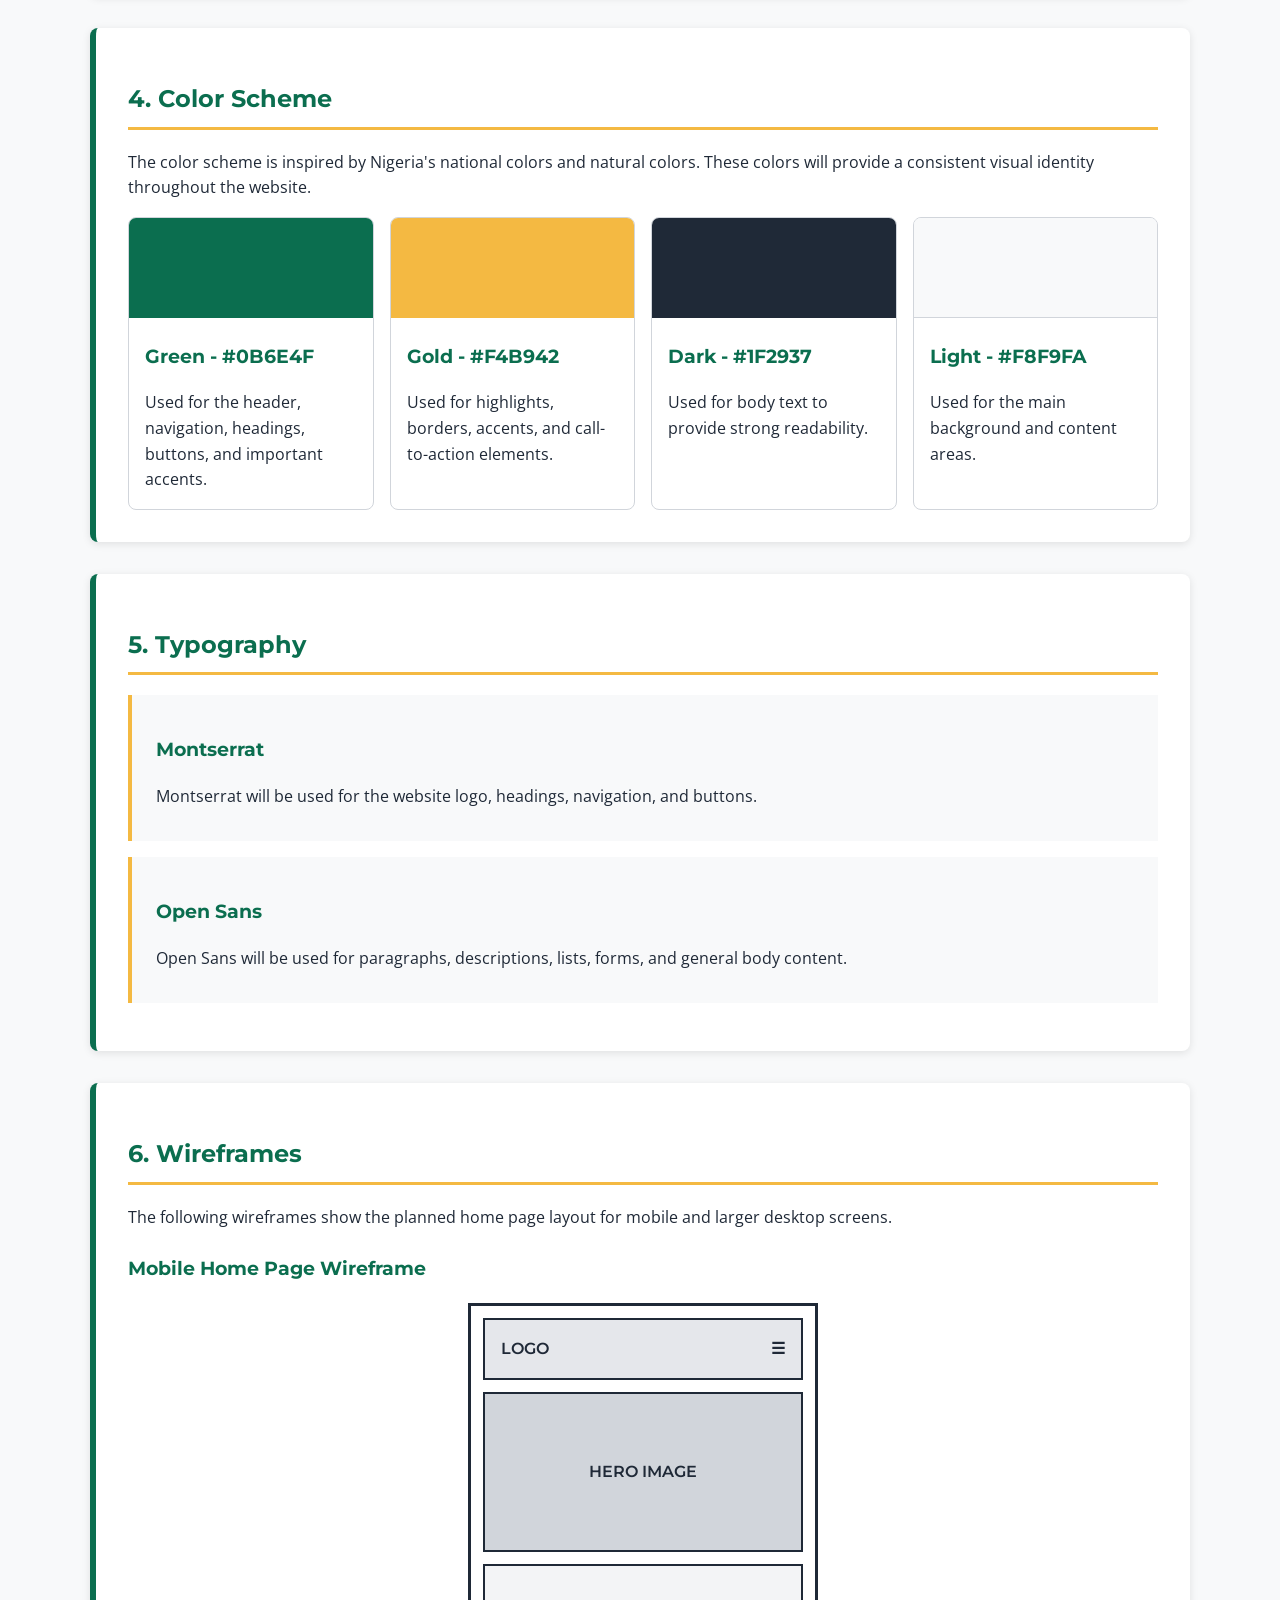
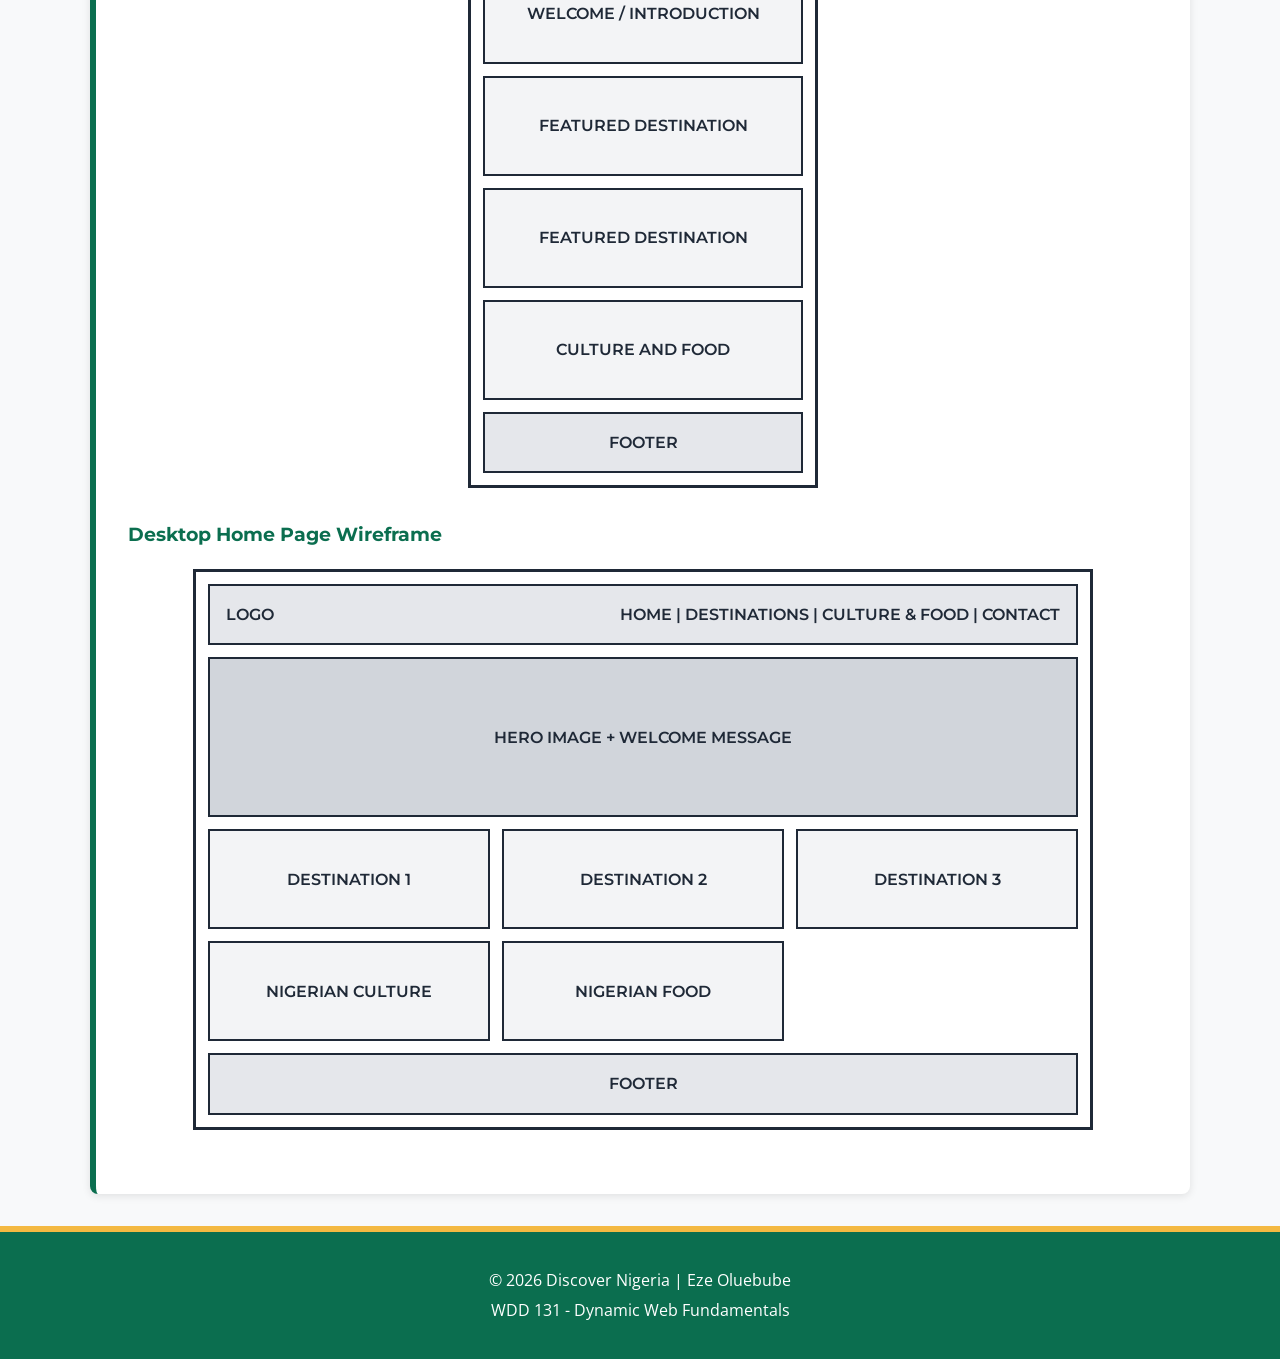
<file: siteplan.html>
<!DOCTYPE html>
<html lang="en">
<head>
    <meta charset="UTF-8">
    <meta name="viewport" content="width=device-width, initial-scale=1.0">
    <meta name="description" content="Website planning document for Discover Nigeria, a website about Nigerian destinations, culture, food, and travel.">
    <meta name="author" content="Eze Oluebube">
    <title>Discover Nigeria | Website Plan</title>
    <link rel="preconnect" href="https://fonts.googleapis.com">
    <link rel="preconnect" href="https://fonts.gstatic.com" crossorigin>
    <link href="https://fonts.googleapis.com/css2?family=Montserrat:wght@600;700&family=Open+Sans:wght@400;600&display=swap" rel="stylesheet">
    <link rel="stylesheet" href="siteplan.css">
</head>

<body>

    <header>
        <div class="logo">
            <span class="logo-mark">DN</span>
            <span>Discover Nigeria</span>
        </div>
        <p>WDD 131 - Website Planning Document</p>
    </header>

    <main>

        <section>
            <h1>Website Plan</h1>
            <p>
                This document presents the plan for Discover Nigeria, a website
                designed to introduce visitors to Nigerian destinations, culture,
                food, and travel experiences.
            </p>
        </section>

        <section>
            <h2>1. Site Name</h2>

            <div class="site-logo">
                <span>DN</span>
                <strong>Discover Nigeria</strong>
            </div>

            <p>
                The name <strong>Discover Nigeria</strong> was chosen because it
                clearly communicates the purpose of the website. The site will
                help visitors discover interesting places, foods, traditions,
                and cultural experiences in Nigeria.
            </p>

            <p>
                <strong>Optional domain:</strong> discovernigeria.com
            </p>
        </section>

        <section>
            <h2>2. Site Purpose</h2>

            <p>
                The purpose of Discover Nigeria is to provide useful and
                interesting information about Nigerian destinations, culture,
                food, landmarks, and travel experiences.
            </p>

            <p>
                The website will help tourists, students, Nigerians, and other
                visitors learn about places to visit and cultural experiences
                available across Nigeria.
            </p>
        </section>

        <section>
            <h2>3. Scenarios</h2>

            <p>
                The following questions represent information that members of
                the target audience may want to find on the website.
            </p>

            <ul>
                <li>
                    What are some interesting places I can visit in Nigeria?
                </li>
                <li>
                    What Nigerian foods should I try when visiting the country?
                </li>
                <li>
                    What can I learn about Nigerian culture and traditions?
                </li>
                <li>
                    How can I contact the website to ask about a destination?
                </li>
            </ul>
        </section>

        <section>
            <h2>4. Color Scheme</h2>

            <p>
                The color scheme is inspired by Nigeria's national colors and
                natural colors. These colors will provide a consistent visual
                identity throughout the website.
            </p>

            <div class="color-grid">

                <div class="color-card">
                    <div class="color-box green"></div>
                    <h3>Green - #0B6E4F</h3>
                    <p>
                        Used for the header, navigation, headings, buttons,
                        and important accents.
                    </p>
                </div>

                <div class="color-card">
                    <div class="color-box gold"></div>
                    <h3>Gold - #F4B942</h3>
                    <p>
                        Used for highlights, borders, accents, and
                        call-to-action elements.
                    </p>
                </div>

                <div class="color-card">
                    <div class="color-box dark"></div>
                    <h3>Dark - #1F2937</h3>
                    <p>
                        Used for body text to provide strong readability.
                    </p>
                </div>

                <div class="color-card">
                    <div class="color-box light"></div>
                    <h3>Light - #F8F9FA</h3>
                    <p>
                        Used for the main background and content areas.
                    </p>
                </div>

            </div>
        </section>

        <section>
            <h2>5. Typography</h2>

            <div class="font-example">
                <h3>Montserrat</h3>
                <p>
                    Montserrat will be used for the website logo, headings,
                    navigation, and buttons.
                </p>
            </div>

            <div class="font-example">
                <h3>Open Sans</h3>
                <p>
                    Open Sans will be used for paragraphs, descriptions,
                    lists, forms, and general body content.
                </p>
            </div>
        </section>

        <section>
            <h2>6. Wireframes</h2>

            <p>
                The following wireframes show the planned home page layout
                for mobile and larger desktop screens.
            </p>

            <h3>Mobile Home Page Wireframe</h3>

            <div class="wireframe mobile">

                <div class="wire-header">
                    <span>LOGO</span>
                    <span>☰</span>
                </div>

                <div class="wire-hero">
                    HERO IMAGE
                </div>

                <div class="wire-box">
                    WELCOME / INTRODUCTION
                </div>

                <div class="wire-box">
                    FEATURED DESTINATION
                </div>

                <div class="wire-box">
                    FEATURED DESTINATION
                </div>

                <div class="wire-box">
                    CULTURE AND FOOD
                </div>

                <div class="wire-footer">
                    FOOTER
                </div>

            </div>

            <h3>Desktop Home Page Wireframe</h3>

            <div class="wireframe desktop">

                <div class="wire-header">
                    <span>LOGO</span>
                    <span>HOME | DESTINATIONS | CULTURE & FOOD | CONTACT</span>
                </div>

                <div class="wire-hero">
                    HERO IMAGE + WELCOME MESSAGE
                </div>

                <div class="wire-row">
                    <div class="wire-box">
                        DESTINATION 1
                    </div>

                    <div class="wire-box">
                        DESTINATION 2
                    </div>

                    <div class="wire-box">
                        DESTINATION 3
                    </div>
                </div>

                <div class="wire-row">
                    <div class="wire-box">
                        NIGERIAN CULTURE
                    </div>

                    <div class="wire-box">
                        NIGERIAN FOOD
                    </div>
                </div>

                <div class="wire-footer">
                    FOOTER
                </div>

            </div>
        </section>

    </main>

    <footer>
        <p>&copy; 2026 Discover Nigeria | Eze Oluebube</p>
        <p>WDD 131 - Dynamic Web Fundamentals</p>
    </footer>

</body>
</html>
</file>
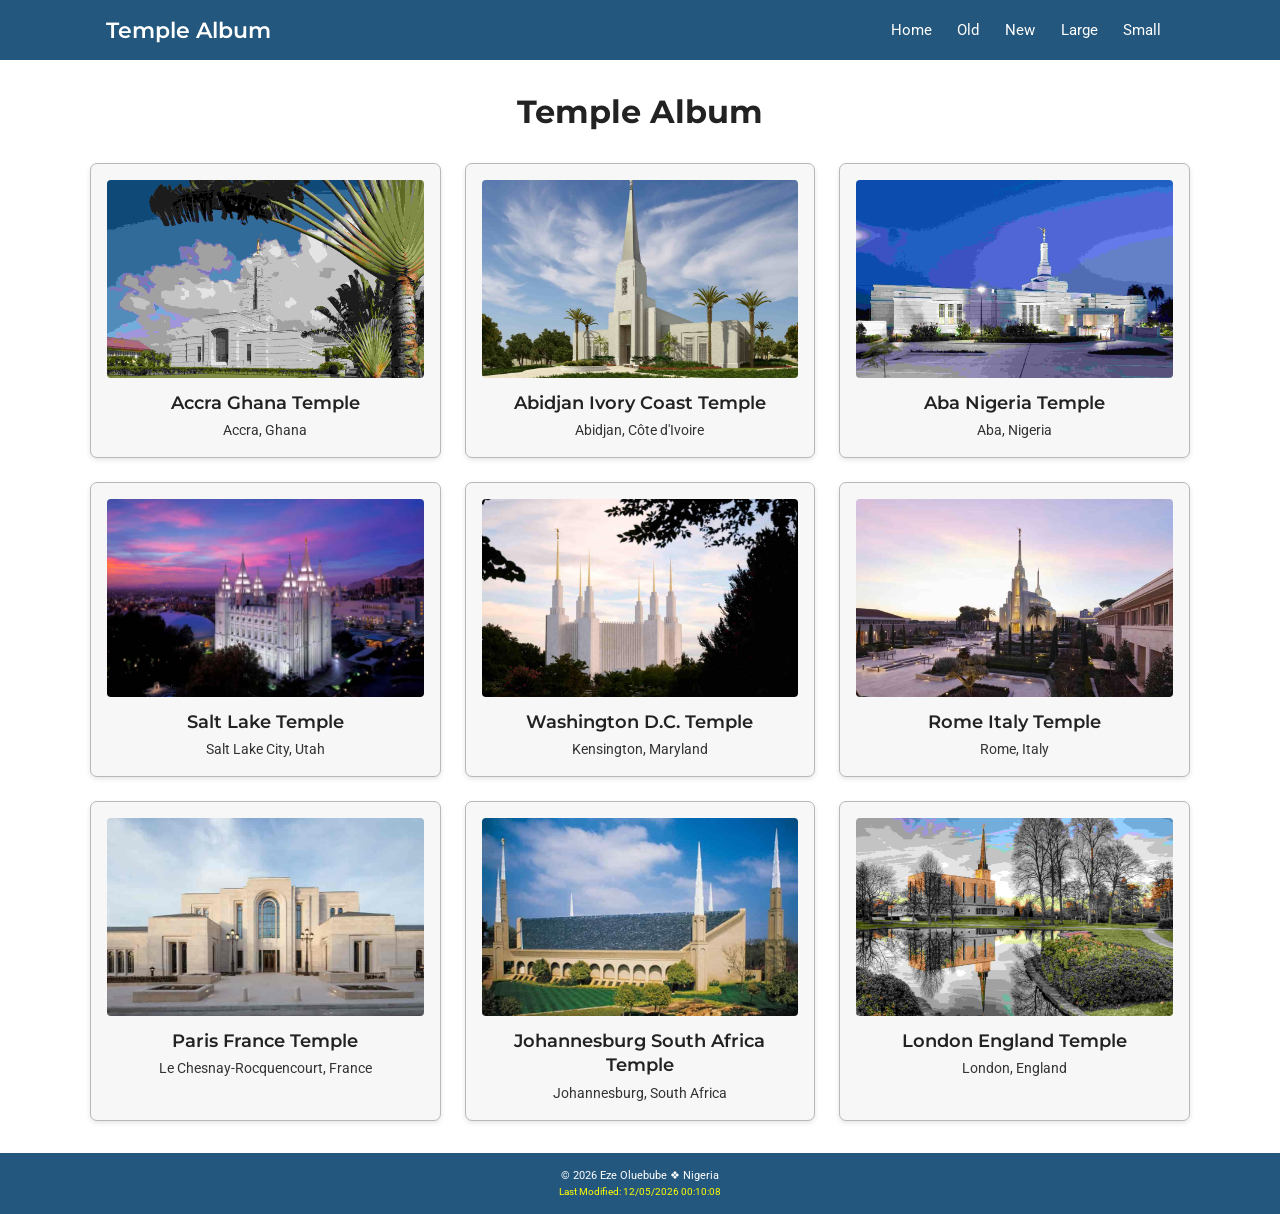
<file: temples.html>
<!DOCTYPE html>
<html lang="en">

<head>
    <meta charset="UTF-8">
    <meta name="viewport" content="width=device-width, initial-scale=1.0">

    <title>Temple Album</title>

    <meta name="description"
        content="A responsive temple album featuring temples from around the world. Created by Eze Oluebube for WDD 131.">

    <meta name="author" content="Eze Oluebube">

    <link rel="stylesheet" href="styles/temples.css">
    <link rel="stylesheet" href="styles/temples-large.css">

    <link rel="preconnect" href="https://fonts.googleapis.com">
    <link rel="preconnect" href="https://fonts.gstatic.com" crossorigin>

    <link href="https://fonts.googleapis.com/css2?family=Montserrat:wght@400;500;600;700&family=Roboto:wght@400;500&display=swap"
        rel="stylesheet">

    <script src="scripts/temples.js" defer></script>
</head>

<body>

    <header>
        <div class="header-content">

            <a class="site-title" href="temples.html">Temple Album</a>

            <button id="menu-button"
                type="button"
                aria-label="Open navigation menu"
                aria-expanded="false"
                aria-controls="navigation">
                ☰
            </button>

            <nav id="navigation">
                <a href="temples.html">Home</a>
                <a href="#old">Old</a>
                <a href="#new">New</a>
                <a href="#large">Large</a>
                <a href="#small">Small</a>
            </nav>

        </div>
    </header>

    <main>

        <h1>Temple Album</h1>

        <section class="temple-grid" aria-label="Temple collection">

            <figure id="old">
                <img
                    src="images/accra-ghana-temple.jpg"
                    alt="Accra Ghana Temple"
                    width="400"
                    height="250"
                    loading="lazy">
                <figcaption>
                    <h2>Accra Ghana Temple</h2>
                    <p>Accra, Ghana</p>
                </figcaption>
            </figure>

            <figure id="new">
                <img
                    src="images/abidjan-ivory-coast-temple.jpg"
                    alt="Abidjan Ivory Coast Temple"
                    width="400"
                    height="250"
                    loading="lazy">
                <figcaption>
                    <h2>Abidjan Ivory Coast Temple</h2>
                    <p>Abidjan, Côte d'Ivoire</p>
                </figcaption>
            </figure>

            <figure>
                <img
                    src="images/aba-nigeria-temple.jpg"
                    alt="Aba Nigeria Temple"
                    width="400"
                    height="250"
                    loading="lazy">
                <figcaption>
                    <h2>Aba Nigeria Temple</h2>
                    <p>Aba, Nigeria</p>
                </figcaption>
            </figure>

            <figure id="large">
                <img
                    src="images/salt-lake-temple.jpg"
                    alt="Salt Lake Temple"
                    width="400"
                    height="250"
                    loading="lazy">
                <figcaption>
                    <h2>Salt Lake Temple</h2>
                    <p>Salt Lake City, Utah</p>
                </figcaption>
            </figure>

            <figure>
                <img
                    src="images/washington-dc-temple.jpg"
                    alt="Washington D.C. Temple"
                    width="400"
                    height="250"
                    loading="lazy">
                <figcaption>
                    <h2>Washington D.C. Temple</h2>
                    <p>Kensington, Maryland</p>
                </figcaption>
            </figure>

            <figure>
                <img
                    src="images/rome-italy-temple.jpg"
                    alt="Rome Italy Temple"
                    width="400"
                    height="250"
                    loading="lazy">
                <figcaption>
                    <h2>Rome Italy Temple</h2>
                    <p>Rome, Italy</p>
                </figcaption>
            </figure>

            <figure id="small">
                <img
                    src="images/paris-france-temple.jpg"
                    alt="Paris France Temple"
                    width="400"
                    height="250"
                    loading="lazy">
                <figcaption>
                    <h2>Paris France Temple</h2>
                    <p>Le Chesnay-Rocquencourt, France</p>
                </figcaption>
            </figure>

            <figure>
                <img
                    src="images/south-africa-temple.jpg"
                    alt="Johannesburg South Africa Temple"
                    width="400"
                    height="250"
                    loading="lazy">
                <figcaption>
                    <h2>Johannesburg South Africa Temple</h2>
                    <p>Johannesburg, South Africa</p>
                </figcaption>
            </figure>

            <figure>
                <img
                    src="images/london-england-temple.jpg"
                    alt="London England Temple"
                    width="400"
                    height="250"
                    loading="lazy">
                <figcaption>
                    <h2>London England Temple</h2>
                    <p>London, England</p>
                </figcaption>
            </figure>

        </section>

    </main>

    <footer>

        <p>
            &copy; <span id="currentyear"></span>
            Eze Oluebube ❖ Nigeria
        </p>

        <p id="lastModified"></p>

    </footer>

</body>

</html>
</file>
<file: styles/base.css>
:root {
    --primary-color: #24577d;
    --nav-color: #333333;
    --accent-color: #f4a261;
    --background-color: #ffffff;
    --card-background: #ffffff;
    --text-color: #222222;
    --border-color: #b8b8b8;
}

* {
    margin: 0;
    padding: 0;
    box-sizing: border-box;
}

body {
    font-family: "Roboto", sans-serif;
    color: var(--text-color);
    background-color: var(--background-color);

    display: grid;
    grid-template-rows: auto 1fr auto;

    min-height: 100vh;
}

/* =========================
   HEADER
   ========================= */

header {
    width: 100%;
}

#course-title {
    display: block;

    max-width: 767px;
    margin: 0 auto;

    padding: 0.8rem;

    background-color: var(--primary-color);
    color: white;

    font-family: "Montserrat", sans-serif;
    font-size: 1rem;

    text-align: center;
}

/* =========================
   NAVIGATION
   ========================= */

nav {
    max-width: 767px;
    margin: 0 auto;

    display: flex;

    background-color: var(--nav-color);
}

nav a {
    flex: 1 1 auto;

    padding: 0.55rem 0.5rem;

    color: white;
    text-decoration: none;

    text-align: center;
    font-size: 0.85rem;

    transition: background-color 0.2s ease,
                color 0.2s ease;
}

nav a:hover,
nav a:focus {
    background-color: var(--accent-color);
    color: #000000;
}

main {
    width: 90%;
    max-width: 767px;

    margin: 1.5rem auto 1rem;
}

h1 {
    margin-bottom: 1rem;

    color: #222222;

    font-family: "Montserrat", sans-serif;
    font-size: 1.7rem;

    text-align: center;
}

/* =========================
   CARDS
   ========================= */

.cards {
    display: grid;

    grid-template-columns: 2fr 1fr;

    gap: 0.4rem;
}

.card {
    background-color: var(--card-background);

    border: 1px solid var(--border-color);
    border-radius: 7px;

    overflow: hidden;
}

.card h2 {
    padding: 0.5rem;

    background-color: var(--primary-color);
    color: white;

    font-family: "Montserrat", sans-serif;
    font-size: 0.9rem;

    text-align: center;
}

/* =========================
   ABOUT ME
   ========================= */

.about-top {
    display: grid;

    grid-template-columns: 1fr 105px;

    gap: 1rem;

    padding: 0.8rem;
}

.about-text p {
    margin-bottom: 0.7rem;

    font-size: 0.75rem;
    line-height: 1.6;
}

.profile-image {
    width: 105px;
    height: 120px;

    object-fit: cover;

    display: block;

    margin: 0 auto;
}

/* =========================
   LOCATION
   ========================= */

.location {
    padding: 0 0.8rem 0.8rem;
}

.location h3 {
    width: 80%;

    margin: 0 auto 0.7rem;

    padding-bottom: 0.3rem;

    border-bottom: 1px solid var(--border-color);

    font-family: "Montserrat", sans-serif;
    font-size: 0.8rem;

    text-align: center;
}

.location-content {
    display: grid;

    grid-template-columns: 100px 1fr;

    gap: 0.8rem;

    align-items: start;
}

.flag-area {
    text-align: center;
}

.flag-area img {
    width: 100px;
    height: 65px;

    object-fit: cover;

    border: 1px solid #aaaaaa;
}

.caption {
    margin-top: 0.4rem;

    font-size: 0.65rem;
    font-style: italic;

    line-height: 1.4;
}

.location-text p {
    margin-bottom: 0.6rem;

    font-size: 0.75rem;
    line-height: 1.55;
}


.resources-content {
    padding: 1rem 1rem 1rem 1.8rem;
}

.resources-content ul {
    margin: 0;
    padding: 0;
}

.resources-content li {
    margin-bottom: 0.45rem;

    font-size: 0.75rem;
}

.resources-content a {
    color: #0645ad;
}

.resources-content a:hover,
.resources-content a:focus {
    color: #8b3a00;
}

/* =========================
   FOOTER
   ========================= */

footer {
    width: 90%;
    max-width: 767px;

    margin: 0 auto;

    padding: 0.7rem;

    background-color: var(--primary-color);
    color: white;

    text-align: center;
}

footer p {
    margin: 0.2rem;

    font-size: 0.7rem;
}

#lastModified {
    color: #ffff00;

    font-size: 0.65rem;
}


@media screen and (max-width: 650px) {

    #course-title {
        font-size: 0.9rem;
    }

    nav {
        flex-direction: column;
    }

    nav a {
        width: 100%;
    }

    .cards {
        grid-template-columns: 1fr;
    }

    .about-top {
        grid-template-columns: 1fr;
    }

    .profile-image {
        margin: 0 auto;
    }

    .location-content {
        grid-template-columns: 1fr;
    }

    .flag-area {
        margin: 0 auto;
    }
}
</file>
<file: project/styles/project.css>
:root {
    --green: #087443;
    --dark-green: #04552f;
    --gold: #f4b942;
    --dark: #17251f;
    --text: #34443c;
    --muted: #6a7971;
    --light: #f3f7f4;
    --cream: #fffaf0;
    --white: #ffffff;
    --border: #d8e2dc;
    --shadow: 0 12px 35px rgba(23, 37, 31, 0.12);
}

* {
    box-sizing: border-box;
}

html {
    scroll-behavior: smooth;
}

body {
    margin: 0;
    color: var(--text);
    background: var(--white);
    font-family: "Open Sans", sans-serif;
    line-height: 1.7;
}

img {
    display: block;
    max-width: 100%;
}

h1,
h2,
h3,
.logo {
    font-family: "Montserrat", sans-serif;
}

h1,
h2,
h3,
p {
    margin-top: 0;
}

h1 {
    font-size: clamp(2.5rem, 7vw, 5.2rem);
    line-height: 1.05;
}

h2 {
    color: var(--dark);
    font-size: clamp(1.9rem, 4vw, 3rem);
    line-height: 1.15;
}

h3 {
    color: var(--dark);
}

a {
    color: var(--green);
}

.site-header {
    position: sticky;
    top: 0;
    z-index: 100;
    display: flex;
    align-items: center;
    justify-content: space-between;
    gap: 2rem;
    padding: 0.9rem 5%;
    background: rgba(255, 255, 255, 0.97);
    border-bottom: 1px solid var(--border);
    box-shadow: 0 3px 20px rgba(0, 0, 0, 0.05);
}

.logo {
    display: flex;
    align-items: center;
    gap: 0.6rem;
    color: var(--green);
    text-decoration: none;
    font-size: 1.2rem;
    font-weight: 800;
}

.logo-mark {
    display: grid;
    width: 36px;
    height: 36px;
    place-items: center;
    color: var(--white);
    background: var(--green);
    border-radius: 50%;
}

.site-nav {
    display: flex;
    align-items: center;
    gap: 0.4rem;
}

.site-nav a {
    padding: 0.55rem 0.9rem;
    color: var(--dark);
    text-decoration: none;
    font-weight: 600;
    border-radius: 0.4rem;
}

.site-nav a:hover,
.site-nav a:focus,
.site-nav a.active {
    color: var(--green);
    background: #edf7f1;
}

.menu-button {
    display: none;
    padding: 0.2rem 0.5rem;
    color: var(--dark);
    background: transparent;
    border: 0;
    font-size: 1.8rem;
    cursor: pointer;
}

.hero {
    position: relative;
    min-height: 82vh;
    display: flex;
    align-items: center;
    overflow: hidden;
    color: var(--white);
    background: var(--dark);
}

.hero > img {
    position: absolute;
    inset: 0;
    width: 100%;
    height: 100%;
    object-fit: cover;
}

.hero-overlay {
    position: absolute;
    inset: 0;
    background:
        linear-gradient(
            90deg,
            rgba(4, 45, 26, 0.94) 0%,
            rgba(4, 45, 26, 0.7) 45%,
            rgba(4, 45, 26, 0.15) 100%
        );
}

.hero-content {
    position: relative;
    z-index: 1;
    width: min(1100px, 90%);
    margin: 0 auto;
}

.hero-content h1 {
    max-width: 850px;
    margin-bottom: 1.3rem;
}

.hero-content > p:not(.eyebrow) {
    max-width: 650px;
    margin-bottom: 2rem;
    font-size: 1.15rem;
}

.eyebrow {
    margin-bottom: 0.6rem;
    color: var(--green);
    font-size: 0.8rem;
    font-weight: 800;
    letter-spacing: 0.14em;
    text-transform: uppercase;
}

.hero .eyebrow,
.page-banner .eyebrow {
    color: var(--gold);
}

.hero-buttons {
    display: flex;
    flex-wrap: wrap;
    gap: 0.8rem;
}

.button {
    display: inline-block;
    padding: 0.8rem 1.35rem;
    color: var(--white);
    background: var(--green);
    border: 2px solid var(--green);
    border-radius: 0.45rem;
    font-weight: 700;
    text-decoration: none;
    cursor: pointer;
    transition: 0.2s ease;
}

.button:hover,
.button:focus {
    color: var(--white);
    background: var(--dark-green);
    border-color: var(--dark-green);
    transform: translateY(-2px);
}

.button-outline {
    color: var(--white);
    background: transparent;
    border-color: rgba(255, 255, 255, 0.7);
}

.button-outline:hover,
.button-outline:focus {
    color: var(--dark);
    background: var(--white);
    border-color: var(--white);
}

.hero-stat {
    position: absolute;
    right: 5%;
    bottom: 8%;
    z-index: 1;
    display: flex;
    flex-direction: column;
    padding: 1.2rem 1.5rem;
    background: rgba(255, 255, 255, 0.12);
    border: 1px solid rgba(255, 255, 255, 0.3);
    border-radius: 0.6rem;
    backdrop-filter: blur(8px);
}

.hero-stat strong {
    color: var(--gold);
    font-family: "Montserrat", sans-serif;
    font-size: 2rem;
}

.hero-stat span {
    font-size: 0.8rem;
}

.section {
    width: min(1150px, 90%);
    margin: 0 auto;
    padding: 5.5rem 0;
}

.section-heading {
    margin-bottom: 2.5rem;
}

.centered {
    text-align: center;
}

.welcome-grid {
    display: grid;
    grid-template-columns: 1.5fr 1fr;
    gap: 4rem;
    align-items: center;
}

.welcome-text {
    font-size: 1.05rem;
}

.text-link {
    display: inline-block;
    margin-top: 0.7rem;
    font-weight: 700;
    text-decoration: none;
}

.fact-box {
    display: flex;
    gap: 1rem;
    padding: 2rem;
    background: var(--cream);
    border-left: 5px solid var(--gold);
    border-radius: 0.6rem;
    box-shadow: var(--shadow);
}

.fact-icon {
    color: var(--green);
    font-size: 2rem;
}

.fact-box strong {
    display: block;
    margin-bottom: 0.5rem;
    color: var(--green);
    font-family: "Montserrat", sans-serif;
}

.destination-showcase {
    width: 100%;
    padding-right: 5%;
    padding-left: 5%;
    background: var(--light);
}

.destination-showcase > .section-heading,
.destination-showcase > .featured-grid,
.destination-showcase > .section-action {
    width: min(1150px, 100%);
    margin-right: auto;
    margin-left: auto;
}

.featured-grid {
    display: grid;
    grid-template-columns: 1.35fr 1fr;
    grid-template-rows: 260px 260px;
    gap: 1.2rem;
}

.featured-destination {
    position: relative;
    overflow: hidden;
    min-height: 260px;
    border-radius: 0.8rem;
    box-shadow: var(--shadow);
}

.featured-destination:first-child {
    grid-row: 1 / 3;
}

.featured-destination img {
    width: 100%;
    height: 100%;
    object-fit: cover;
    transition: transform 0.5s ease;
}

.featured-destination:hover img {
    transform: scale(1.06);
}

.featured-destination::after {
    content: "";
    position: absolute;
    inset: 0;
    background: linear-gradient(
        transparent 30%,
        rgba(0, 0, 0, 0.82) 100%
    );
}

.featured-overlay {
    position: absolute;
    right: 1.5rem;
    bottom: 1.3rem;
    left: 1.5rem;
    z-index: 1;
    color: var(--white);
}

.featured-overlay span {
    color: var(--gold);
    font-size: 0.75rem;
    font-weight: 800;
    letter-spacing: 0.1em;
    text-transform: uppercase;
}

.featured-overlay h3 {
    margin: 0.2rem 0;
    color: var(--white);
    font-size: 1.5rem;
}

.featured-overlay p {
    margin-bottom: 0;
    opacity: 0.9;
}

.section-action {
    margin-top: 2rem;
    text-align: center;
}

.food-showcase {
    display: grid;
    grid-template-columns: 0.8fr 1.5fr;
    gap: 4rem;
    align-items: center;
}

.food-intro {
    max-width: 420px;
}

.food-image-grid {
    display: grid;
    grid-template-columns: 1.3fr 1fr;
    grid-template-rows: 190px 190px;
    gap: 1rem;
}

.food-image {
    position: relative;
    overflow: hidden;
    margin: 0;
    border-radius: 0.7rem;
    box-shadow: var(--shadow);
}

.food-image:first-child {
    grid-row: 1 / 3;
}

.food-image img {
    width: 100%;
    height: 100%;
    object-fit: cover;
    transition: transform 0.4s ease;
}

.food-image:hover img {
    transform: scale(1.05);
}

.food-image::after {
    content: "";
    position: absolute;
    inset: 0;
    background: linear-gradient(transparent 45%, rgba(0, 0, 0, 0.75));
}

.food-image figcaption {
    position: absolute;
    bottom: 1rem;
    left: 1rem;
    z-index: 1;
    color: var(--white);
    font-family: "Montserrat", sans-serif;
    font-size: 1.1rem;
    font-weight: 700;
}

.cta-section {
    padding: 6rem 5%;
    color: var(--white);
    text-align: center;
    background:
        linear-gradient(rgba(4, 82, 45, 0.93), rgba(4, 82, 45, 0.93)),
        url("../images/nigeria_hero.webp") center / cover;
}

.cta-content {
    width: min(750px, 100%);
    margin: auto;
}

.cta-section h2 {
    color: var(--white);
}

.cta-section .button {
    margin-top: 1rem;
    color: var(--dark);
    background: var(--gold);
    border-color: var(--gold);
}

.cta-section .button:hover {
    background: #ffd36b;
    border-color: #ffd36b;
}

.page-banner {
    display: grid;
    min-height: 42vh;
    padding: 4rem 5%;
    place-items: center;
    color: var(--white);
    text-align: center;
    background:
        linear-gradient(rgba(4, 65, 36, 0.9), rgba(4, 65, 36, 0.9)),
        url("../images/nigeria_hero.webp") center / cover;
}

.page-banner > div {
    max-width: 800px;
}

.page-banner h1 {
    margin-bottom: 1rem;
}

.destination-section {
    min-height: 500px;
}

.filter-buttons {
    display: flex;
    justify-content: center;
    flex-wrap: wrap;
    gap: 0.7rem;
    margin-bottom: 1.5rem;
}

.filter-button {
    padding: 0.65rem 1.1rem;
    color: var(--dark);
    background: var(--white);
    border: 1px solid var(--border);
    border-radius: 2rem;
    font-weight: 600;
    cursor: pointer;
}

.filter-button:hover,
.filter-button:focus,
.filter-button.active-filter {
    color: var(--white);
    background: var(--green);
    border-color: var(--green);
}

.status-message,
.success-message {
    min-height: 1.6rem;
    color: var(--green);
    font-weight: 600;
    text-align: center;
}

.destination-grid {
    display: grid;
    grid-template-columns: repeat(3, 1fr);
    gap: 1.5rem;
}

.destination-card {
    overflow: hidden;
    background: var(--white);
    border: 1px solid var(--border);
    border-radius: 0.8rem;
    box-shadow: var(--shadow);
    transition: transform 0.2s ease, box-shadow 0.2s ease;
}

.destination-card:hover {
    transform: translateY(-6px);
    box-shadow: 0 18px 40px rgba(23, 37, 31, 0.17);
}

.destination-image {
    position: relative;
    height: 240px;
    overflow: hidden;
}

.destination-image img {
    width: 100%;
    height: 100%;
    object-fit: cover;
    transition: transform 0.4s ease;
}

.destination-card:hover .destination-image img {
    transform: scale(1.05);
}

.destination-type {
    position: absolute;
    top: 1rem;
    left: 1rem;
    padding: 0.35rem 0.7rem;
    color: var(--dark);
    background: var(--gold);
    border-radius: 2rem;
    font-size: 0.75rem;
    font-weight: 800;
    text-transform: uppercase;
}

.destination-content {
    padding: 1.4rem;
}

.destination-location {
    margin-bottom: 0.3rem;
    color: var(--green);
    font-size: 0.8rem;
    font-weight: 700;
    text-transform: uppercase;
}

.destination-content h3 {
    margin-bottom: 0.5rem;
    font-size: 1.4rem;
}

.favorite-button {
    padding: 0.55rem 0.9rem;
    color: var(--green);
    background: var(--white);
    border: 1px solid var(--green);
    border-radius: 0.4rem;
    font-weight: 700;
    cursor: pointer;
}

.favorite-button:hover,
.favorite-button.active-favorite {
    color: var(--white);
    background: var(--green);
}

.destination-tip {
    display: flex;
    align-items: center;
    justify-content: space-between;
    gap: 2rem;
    padding: 4rem 8%;
    background: var(--cream);
}

.destination-tip > div {
    max-width: 750px;
}

.destination-tip h2 {
    margin-bottom: 0.8rem;
}

.culture-banner {
    background:
        linear-gradient(rgba(4, 65, 36, 0.9), rgba(4, 65, 36, 0.9)),
        url("../images/jollof_rice.webp") center / cover;
}

.culture-grid {
    display: grid;
    grid-template-columns: repeat(4, 1fr);
    gap: 1rem;
}

.culture-card {
    padding: 2rem 1.5rem;
    background: var(--white);
    border: 1px solid var(--border);
    border-radius: 0.7rem;
    box-shadow: 0 8px 25px rgba(23, 37, 31, 0.07);
}

.culture-card:hover {
    border-color: var(--green);
}

.culture-icon {
    display: grid;
    width: 48px;
    height: 48px;
    margin-bottom: 1rem;
    place-items: center;
    color: var(--white);
    background: var(--green);
    border-radius: 50%;
    font-size: 1.4rem;
}

.food-gallery {
    width: 100%;
    padding-right: 5%;
    padding-left: 5%;
    background: var(--light);
}

.food-gallery > .section-heading,
.food-gallery > .food-cards {
    width: min(1150px, 100%);
    margin-right: auto;
    margin-left: auto;
}

.food-cards {
    display: grid;
    grid-template-columns: repeat(3, 1fr);
    gap: 1.5rem;
}

.food-card-image {
    overflow: hidden;
    background: var(--white);
    border-radius: 0.8rem;
    box-shadow: var(--shadow);
}

.food-card-image > img {
    width: 100%;
    height: 280px;
    object-fit: cover;
    transition: transform 0.4s ease;
}

.food-card-image:hover > img {
    transform: scale(1.04);
}

.food-card-content {
    padding: 1.5rem;
}

.food-card-content > span {
    color: var(--gold);
    font-family: "Montserrat", sans-serif;
    font-size: 1.3rem;
    font-weight: 800;
}

.food-card-content h3 {
    margin: 0.2rem 0 0.5rem;
}

.culture-quote {
    padding: 5rem 8%;
    color: var(--white);
    background: var(--green);
}

.culture-quote > div {
    width: min(900px, 100%);
    margin: auto;
    text-align: center;
}

.culture-quote h2 {
    color: var(--white);
}

.quote-mark {
    margin-bottom: 0;
    color: var(--gold);
    font-family: Georgia, serif;
    font-size: 5rem;
    line-height: 0.7;
}

.planner-section {
    display: grid;
    grid-template-columns: 0.85fr 1.15fr;
    gap: 4rem;
    align-items: start;
}

.planner-intro {
    position: sticky;
    top: 110px;
}

.planner-highlights {
    display: grid;
    gap: 0.8rem;
    margin-top: 2rem;
}

.planner-highlights div {
    display: flex;
    align-items: center;
    gap: 1rem;
    padding: 1rem;
    background: var(--light);
    border-radius: 0.5rem;
}

.planner-highlights strong {
    color: var(--green);
    font-family: "Montserrat", sans-serif;
}

.travel-form {
    display: grid;
    grid-template-columns: 1fr 1fr;
    gap: 1.2rem;
    padding: 2rem;
    background: var(--light);
    border: 1px solid var(--border);
    border-radius: 0.8rem;
}

.form-group {
    display: flex;
    flex-direction: column;
    gap: 0.4rem;
}

.form-group label {
    color: var(--dark);
    font-weight: 700;
}

.form-group input,
.form-group select,
.form-group textarea {
    width: 100%;
    padding: 0.8rem;
    color: var(--text);
    background: var(--white);
    border: 1px solid #bfcac4;
    border-radius: 0.4rem;
    font: inherit;
}

.form-group input:focus,
.form-group select:focus,
.form-group textarea:focus {
    outline: 3px solid rgba(244, 185, 66, 0.35);
    border-color: var(--green);
}

.full-width {
    grid-column: 1 / -1;
}

.form-button {
    width: fit-content;
}

.saved-plan {
    grid-column: 1 / -1;
    margin-top: 1rem;
}

.saved-plan-box {
    min-height: 100px;
    padding: 1.5rem;
    background: #edf7f1;
    border-left: 5px solid var(--green);
    border-radius: 0.5rem;
}

.saved-plan-item {
    display: grid;
    grid-template-columns: 150px 1fr;
    gap: 1rem;
    padding: 0.7rem 0;
    border-bottom: 1px solid var(--border);
}

.saved-plan-item:last-child {
    border-bottom: 0;
}

.saved-plan-item strong {
    color: var(--green);
}

.site-footer {
    display: grid;
    grid-template-columns: 2fr 1fr 1fr;
    gap: 2rem;
    padding: 3.5rem 5% 1.5rem;
    color: #dfe9e3;
    background: var(--dark);
}

.footer-logo {
    color: var(--white);
    margin-bottom: 1rem;
}

.site-footer h3 {
    color: var(--gold);
    font-size: 1rem;
}

.site-footer > div:not(.footer-bottom) a {
    display: block;
    margin-bottom: 0.4rem;
    color: #dfe9e3;
    text-decoration: none;
}

.site-footer a:hover {
    color: var(--gold);
}

.footer-bottom {
    grid-column: 1 / -1;
    display: flex;
    justify-content: space-between;
    gap: 1rem;
    padding-top: 1.2rem;
    border-top: 1px solid rgba(255, 255, 255, 0.15);
}

.footer-bottom p {
    margin: 0;
}

@media (max-width: 850px) {
    .menu-button {
        display: block;
    }

    .site-nav {
        position: absolute;
        top: 100%;
        right: 0;
        left: 0;
        display: none;
        flex-direction: column;
        align-items: stretch;
        padding: 1rem 5%;
        background: var(--white);
        border-bottom: 1px solid var(--border);
    }

    .site-nav.open {
        display: flex;
    }

    .site-nav a {
        padding: 0.8rem;
    }

    .welcome-grid,
    .food-showcase,
    .planner-section {
        grid-template-columns: 1fr;
    }

    .planner-intro {
        position: static;
    }

    .destination-grid,
    .food-cards {
        grid-template-columns: repeat(2, 1fr);
    }

    .culture-grid {
        grid-template-columns: repeat(2, 1fr);
    }

    .food-showcase {
        gap: 2rem;
    }
}

@media (max-width: 600px) {
    .site-header {
        padding: 0.8rem 4%;
    }

    .hero {
        min-height: 78vh;
    }

    .hero-content {
        width: 92%;
    }

    .hero-stat {
        display: none;
    }

    .section {
        width: 92%;
        padding: 4rem 0;
    }

    .destination-showcase,
    .food-gallery {
        padding-right: 4%;
        padding-left: 4%;
    }

    .featured-grid {
        display: grid;
        grid-template-columns: 1fr;
        grid-template-rows: repeat(3, 220px);
    }

    .featured-destination:first-child {
        grid-row: auto;
    }

    .food-image-grid {
        grid-template-columns: 1fr;
        grid-template-rows: 250px 180px 180px;
    }

    .food-image:first-child {
        grid-row: auto;
    }

    .destination-grid,
    .food-cards,
    .culture-grid,
    .travel-form {
        grid-template-columns: 1fr;
    }

    .full-width {
        grid-column: auto;
    }

    .destination-tip {
        flex-direction: column;
        align-items: flex-start;
        padding: 3rem 5%;
    }

    .travel-form {
        padding: 1.3rem;
    }

    .saved-plan-item {
        grid-template-columns: 1fr;
        gap: 0.2rem;
    }

    .site-footer {
        grid-template-columns: 1fr;
        padding: 3rem 5% 1.5rem;
    }

    .footer-bottom {
        grid-column: auto;
        flex-direction: column;
    }

    .page-banner {
        min-height: 38vh;
    }

    .filter-buttons {
        justify-content: flex-start;
    }
}
</file>
<file: week01/styles/base.css>
:root {
    --primary-color: #24577d;
    --nav-color: #333333;
    --accent-color: #f4a261;
    --background-color: #ffffff;
    --card-background: #ffffff;
    --text-color: #222222;
    --border-color: #b8b8b8;
}

* {
    margin: 0;
    padding: 0;
    box-sizing: border-box;
}

body {
    font-family: "Roboto", sans-serif;
    color: var(--text-color);
    background-color: var(--background-color);

    display: grid;
    grid-template-rows: auto 1fr auto;

    min-height: 100vh;
}

/* =========================
   HEADER
   ========================= */

header {
    width: 100%;
}

#course-title {
    display: block;

    max-width: 767px;
    margin: 0 auto;

    padding: 0.8rem;

    background-color: var(--primary-color);
    color: white;

    font-family: "Montserrat", sans-serif;
    font-size: 1rem;

    text-align: center;
}

/* =========================
   NAVIGATION
   ========================= */

nav {
    max-width: 767px;
    margin: 0 auto;

    display: flex;

    background-color: var(--nav-color);
}

nav a {
    flex: 1 1 auto;

    padding: 0.55rem 0.5rem;

    color: white;
    text-decoration: none;

    text-align: center;
    font-size: 0.85rem;

    transition: background-color 0.2s ease,
                color 0.2s ease;
}

nav a:hover,
nav a:focus {
    background-color: var(--accent-color);
    color: #000000;
}

main {
    width: 90%;
    max-width: 767px;

    margin: 1.5rem auto 1rem;
}

h1 {
    margin-bottom: 1rem;

    color: #222222;

    font-family: "Montserrat", sans-serif;
    font-size: 1.7rem;

    text-align: center;
}

/* =========================
   CARDS
   ========================= */

.cards {
    display: grid;

    grid-template-columns: 2fr 1fr;

    gap: 0.4rem;
}

.card {
    background-color: var(--card-background);

    border: 1px solid var(--border-color);
    border-radius: 7px;

    overflow: hidden;
}

.card h2 {
    padding: 0.5rem;

    background-color: var(--primary-color);
    color: white;

    font-family: "Montserrat", sans-serif;
    font-size: 0.9rem;

    text-align: center;
}

/* =========================
   ABOUT ME
   ========================= */

.about-top {
    display: grid;

    grid-template-columns: 1fr 105px;

    gap: 1rem;

    padding: 0.8rem;
}

.about-text p {
    margin-bottom: 0.7rem;

    font-size: 0.75rem;
    line-height: 1.6;
}

.profile-image {
    width: 105px;
    height: 120px;

    object-fit: cover;

    display: block;

    margin: 0 auto;
}

/* =========================
   LOCATION
   ========================= */

.location {
    padding: 0 0.8rem 0.8rem;
}

.location h3 {
    width: 80%;

    margin: 0 auto 0.7rem;

    padding-bottom: 0.3rem;

    border-bottom: 1px solid var(--border-color);

    font-family: "Montserrat", sans-serif;
    font-size: 0.8rem;

    text-align: center;
}

.location-content {
    display: grid;

    grid-template-columns: 100px 1fr;

    gap: 0.8rem;

    align-items: start;
}

.flag-area {
    text-align: center;
}

.flag-area img {
    width: 100px;
    height: 65px;

    object-fit: cover;

    border: 1px solid #aaaaaa;
}

.caption {
    margin-top: 0.4rem;

    font-size: 0.65rem;
    font-style: italic;

    line-height: 1.4;
}

.location-text p {
    margin-bottom: 0.6rem;

    font-size: 0.75rem;
    line-height: 1.55;
}


.resources-content {
    padding: 1rem 1rem 1rem 1.8rem;
}

.resources-content ul {
    margin: 0;
    padding: 0;
}

.resources-content li {
    margin-bottom: 0.45rem;

    font-size: 0.75rem;
}

.resources-content a {
    color: #0645ad;
}

.resources-content a:hover,
.resources-content a:focus {
    color: #8b3a00;
}

/* =========================
   FOOTER
   ========================= */

footer {
    width: 90%;
    max-width: 767px;

    margin: 0 auto;

    padding: 0.7rem;

    background-color: var(--primary-color);
    color: white;

    text-align: center;
}

footer p {
    margin: 0.2rem;

    font-size: 0.7rem;
}

#lastModified {
    color: #ffff00;

    font-size: 0.65rem;
}


@media screen and (max-width: 650px) {

    #course-title {
        font-size: 0.9rem;
    }

    nav {
        flex-direction: column;
    }

    nav a {
        width: 100%;
    }

    .cards {
        grid-template-columns: 1fr;
    }

    .about-top {
        grid-template-columns: 1fr;
    }

    .profile-image {
        margin: 0 auto;
    }

    .location-content {
        grid-template-columns: 1fr;
    }

    .flag-area {
        margin: 0 auto;
    }
}
</file>
<file: styles/project.css>
:root {
    --green: #087443;
    --dark-green: #04552f;
    --gold: #f4b942;
    --dark: #17251f;
    --text: #34443c;
    --muted: #6a7971;
    --light: #f3f7f4;
    --cream: #fffaf0;
    --white: #ffffff;
    --border: #d8e2dc;
    --shadow: 0 12px 35px rgba(23, 37, 31, 0.12);
}

* {
    box-sizing: border-box;
}

html {
    scroll-behavior: smooth;
}

body {
    margin: 0;
    color: var(--text);
    background: var(--white);
    font-family: "Open Sans", sans-serif;
    line-height: 1.7;
}

img {
    display: block;
    max-width: 100%;
}

h1,
h2,
h3,
.logo {
    font-family: "Montserrat", sans-serif;
}

h1,
h2,
h3,
p {
    margin-top: 0;
}

h1 {
    font-size: clamp(2.5rem, 7vw, 5.2rem);
    line-height: 1.05;
}

h2 {
    color: var(--dark);
    font-size: clamp(1.9rem, 4vw, 3rem);
    line-height: 1.15;
}

h3 {
    color: var(--dark);
}

a {
    color: var(--green);
}

.site-header {
    position: sticky;
    top: 0;
    z-index: 100;
    display: flex;
    align-items: center;
    justify-content: space-between;
    gap: 2rem;
    padding: 0.9rem 5%;
    background: rgba(255, 255, 255, 0.97);
    border-bottom: 1px solid var(--border);
    box-shadow: 0 3px 20px rgba(0, 0, 0, 0.05);
}

.logo {
    display: flex;
    align-items: center;
    gap: 0.6rem;
    color: var(--green);
    text-decoration: none;
    font-size: 1.2rem;
    font-weight: 800;
}

.logo-mark {
    display: grid;
    width: 36px;
    height: 36px;
    place-items: center;
    color: var(--white);
    background: var(--green);
    border-radius: 50%;
}

.site-nav {
    display: flex;
    align-items: center;
    gap: 0.4rem;
}

.site-nav a {
    padding: 0.55rem 0.9rem;
    color: var(--dark);
    text-decoration: none;
    font-weight: 600;
    border-radius: 0.4rem;
}

.site-nav a:hover,
.site-nav a:focus,
.site-nav a.active {
    color: var(--green);
    background: #edf7f1;
}

.menu-button {
    display: none;
    padding: 0.2rem 0.5rem;
    color: var(--dark);
    background: transparent;
    border: 0;
    font-size: 1.8rem;
    cursor: pointer;
}

.hero {
    position: relative;
    min-height: 82vh;
    display: flex;
    align-items: center;
    overflow: hidden;
    color: var(--white);
    background: var(--dark);
}

.hero > img {
    position: absolute;
    inset: 0;
    width: 100%;
    height: 100%;
    object-fit: cover;
}

.hero-overlay {
    position: absolute;
    inset: 0;
    background:
        linear-gradient(
            90deg,
            rgba(4, 45, 26, 0.94) 0%,
            rgba(4, 45, 26, 0.7) 45%,
            rgba(4, 45, 26, 0.15) 100%
        );
}

.hero-content {
    position: relative;
    z-index: 1;
    width: min(1100px, 90%);
    margin: 0 auto;
}

.hero-content h1 {
    max-width: 850px;
    margin-bottom: 1.3rem;
}

.hero-content > p:not(.eyebrow) {
    max-width: 650px;
    margin-bottom: 2rem;
    font-size: 1.15rem;
}

.eyebrow {
    margin-bottom: 0.6rem;
    color: var(--green);
    font-size: 0.8rem;
    font-weight: 800;
    letter-spacing: 0.14em;
    text-transform: uppercase;
}

.hero .eyebrow,
.page-banner .eyebrow {
    color: var(--gold);
}

.hero-buttons {
    display: flex;
    flex-wrap: wrap;
    gap: 0.8rem;
}

.button {
    display: inline-block;
    padding: 0.8rem 1.35rem;
    color: var(--white);
    background: var(--green);
    border: 2px solid var(--green);
    border-radius: 0.45rem;
    font-weight: 700;
    text-decoration: none;
    cursor: pointer;
    transition: 0.2s ease;
}

.button:hover,
.button:focus {
    color: var(--white);
    background: var(--dark-green);
    border-color: var(--dark-green);
    transform: translateY(-2px);
}

.button-outline {
    color: var(--white);
    background: transparent;
    border-color: rgba(255, 255, 255, 0.7);
}

.button-outline:hover,
.button-outline:focus {
    color: var(--dark);
    background: var(--white);
    border-color: var(--white);
}

.hero-stat {
    position: absolute;
    right: 5%;
    bottom: 8%;
    z-index: 1;
    display: flex;
    flex-direction: column;
    padding: 1.2rem 1.5rem;
    background: rgba(255, 255, 255, 0.12);
    border: 1px solid rgba(255, 255, 255, 0.3);
    border-radius: 0.6rem;
    backdrop-filter: blur(8px);
}

.hero-stat strong {
    color: var(--gold);
    font-family: "Montserrat", sans-serif;
    font-size: 2rem;
}

.hero-stat span {
    font-size: 0.8rem;
}

.section {
    width: min(1150px, 90%);
    margin: 0 auto;
    padding: 5.5rem 0;
}

.section-heading {
    margin-bottom: 2.5rem;
}

.centered {
    text-align: center;
}

.welcome-grid {
    display: grid;
    grid-template-columns: 1.5fr 1fr;
    gap: 4rem;
    align-items: center;
}

.welcome-text {
    font-size: 1.05rem;
}

.text-link {
    display: inline-block;
    margin-top: 0.7rem;
    font-weight: 700;
    text-decoration: none;
}

.fact-box {
    display: flex;
    gap: 1rem;
    padding: 2rem;
    background: var(--cream);
    border-left: 5px solid var(--gold);
    border-radius: 0.6rem;
    box-shadow: var(--shadow);
}

.fact-icon {
    color: var(--green);
    font-size: 2rem;
}

.fact-box strong {
    display: block;
    margin-bottom: 0.5rem;
    color: var(--green);
    font-family: "Montserrat", sans-serif;
}

.destination-showcase {
    width: 100%;
    padding-right: 5%;
    padding-left: 5%;
    background: var(--light);
}

.destination-showcase > .section-heading,
.destination-showcase > .featured-grid,
.destination-showcase > .section-action {
    width: min(1150px, 100%);
    margin-right: auto;
    margin-left: auto;
}

.featured-grid {
    display: grid;
    grid-template-columns: 1.35fr 1fr;
    grid-template-rows: 260px 260px;
    gap: 1.2rem;
}

.featured-destination {
    position: relative;
    overflow: hidden;
    min-height: 260px;
    border-radius: 0.8rem;
    box-shadow: var(--shadow);
}

.featured-destination:first-child {
    grid-row: 1 / 3;
}

.featured-destination img {
    width: 100%;
    height: 100%;
    object-fit: cover;
    transition: transform 0.5s ease;
}

.featured-destination:hover img {
    transform: scale(1.06);
}

.featured-destination::after {
    content: "";
    position: absolute;
    inset: 0;
    background: linear-gradient(
        transparent 30%,
        rgba(0, 0, 0, 0.82) 100%
    );
}

.featured-overlay {
    position: absolute;
    right: 1.5rem;
    bottom: 1.3rem;
    left: 1.5rem;
    z-index: 1;
    color: var(--white);
}

.featured-overlay span {
    color: var(--gold);
    font-size: 0.75rem;
    font-weight: 800;
    letter-spacing: 0.1em;
    text-transform: uppercase;
}

.featured-overlay h3 {
    margin: 0.2rem 0;
    color: var(--white);
    font-size: 1.5rem;
}

.featured-overlay p {
    margin-bottom: 0;
    opacity: 0.9;
}

.section-action {
    margin-top: 2rem;
    text-align: center;
}

.food-showcase {
    display: grid;
    grid-template-columns: 0.8fr 1.5fr;
    gap: 4rem;
    align-items: center;
}

.food-intro {
    max-width: 420px;
}

.food-image-grid {
    display: grid;
    grid-template-columns: 1.3fr 1fr;
    grid-template-rows: 190px 190px;
    gap: 1rem;
}

.food-image {
    position: relative;
    overflow: hidden;
    margin: 0;
    border-radius: 0.7rem;
    box-shadow: var(--shadow);
}

.food-image:first-child {
    grid-row: 1 / 3;
}

.food-image img {
    width: 100%;
    height: 100%;
    object-fit: cover;
    transition: transform 0.4s ease;
}

.food-image:hover img {
    transform: scale(1.05);
}

.food-image::after {
    content: "";
    position: absolute;
    inset: 0;
    background: linear-gradient(transparent 45%, rgba(0, 0, 0, 0.75));
}

.food-image figcaption {
    position: absolute;
    bottom: 1rem;
    left: 1rem;
    z-index: 1;
    color: var(--white);
    font-family: "Montserrat", sans-serif;
    font-size: 1.1rem;
    font-weight: 700;
}

.cta-section {
    padding: 6rem 5%;
    color: var(--white);
    text-align: center;
    background:
        linear-gradient(rgba(4, 82, 45, 0.93), rgba(4, 82, 45, 0.93)),
        url("../images/nigeria_hero.webp") center / cover;
}

.cta-content {
    width: min(750px, 100%);
    margin: auto;
}

.cta-section h2 {
    color: var(--white);
}

.cta-section .button {
    margin-top: 1rem;
    color: var(--dark);
    background: var(--gold);
    border-color: var(--gold);
}

.cta-section .button:hover {
    background: #ffd36b;
    border-color: #ffd36b;
}

.page-banner {
    display: grid;
    min-height: 42vh;
    padding: 4rem 5%;
    place-items: center;
    color: var(--white);
    text-align: center;
    background:
        linear-gradient(rgba(4, 65, 36, 0.9), rgba(4, 65, 36, 0.9)),
        url("../images/nigeria_hero.webp") center / cover;
}

.page-banner > div {
    max-width: 800px;
}

.page-banner h1 {
    margin-bottom: 1rem;
}

.destination-section {
    min-height: 500px;
}

.filter-buttons {
    display: flex;
    justify-content: center;
    flex-wrap: wrap;
    gap: 0.7rem;
    margin-bottom: 1.5rem;
}

.filter-button {
    padding: 0.65rem 1.1rem;
    color: var(--dark);
    background: var(--white);
    border: 1px solid var(--border);
    border-radius: 2rem;
    font-weight: 600;
    cursor: pointer;
}

.filter-button:hover,
.filter-button:focus,
.filter-button.active-filter {
    color: var(--white);
    background: var(--green);
    border-color: var(--green);
}

.status-message,
.success-message {
    min-height: 1.6rem;
    color: var(--green);
    font-weight: 600;
    text-align: center;
}

.destination-grid {
    display: grid;
    grid-template-columns: repeat(3, 1fr);
    gap: 1.5rem;
}

.destination-card {
    overflow: hidden;
    background: var(--white);
    border: 1px solid var(--border);
    border-radius: 0.8rem;
    box-shadow: var(--shadow);
    transition: transform 0.2s ease, box-shadow 0.2s ease;
}

.destination-card:hover {
    transform: translateY(-6px);
    box-shadow: 0 18px 40px rgba(23, 37, 31, 0.17);
}

.destination-image {
    position: relative;
    height: 240px;
    overflow: hidden;
}

.destination-image img {
    width: 100%;
    height: 100%;
    object-fit: cover;
    transition: transform 0.4s ease;
}

.destination-card:hover .destination-image img {
    transform: scale(1.05);
}

.destination-type {
    position: absolute;
    top: 1rem;
    left: 1rem;
    padding: 0.35rem 0.7rem;
    color: var(--dark);
    background: var(--gold);
    border-radius: 2rem;
    font-size: 0.75rem;
    font-weight: 800;
    text-transform: uppercase;
}

.destination-content {
    padding: 1.4rem;
}

.destination-location {
    margin-bottom: 0.3rem;
    color: var(--green);
    font-size: 0.8rem;
    font-weight: 700;
    text-transform: uppercase;
}

.destination-content h3 {
    margin-bottom: 0.5rem;
    font-size: 1.4rem;
}

.favorite-button {
    padding: 0.55rem 0.9rem;
    color: var(--green);
    background: var(--white);
    border: 1px solid var(--green);
    border-radius: 0.4rem;
    font-weight: 700;
    cursor: pointer;
}

.favorite-button:hover,
.favorite-button.active-favorite {
    color: var(--white);
    background: var(--green);
}

.destination-tip {
    display: flex;
    align-items: center;
    justify-content: space-between;
    gap: 2rem;
    padding: 4rem 8%;
    background: var(--cream);
}

.destination-tip > div {
    max-width: 750px;
}

.destination-tip h2 {
    margin-bottom: 0.8rem;
}

.culture-banner {
    background:
        linear-gradient(rgba(4, 65, 36, 0.9), rgba(4, 65, 36, 0.9)),
        url("../images/jollof_rice.webp") center / cover;
}

.culture-grid {
    display: grid;
    grid-template-columns: repeat(4, 1fr);
    gap: 1rem;
}

.culture-card {
    padding: 2rem 1.5rem;
    background: var(--white);
    border: 1px solid var(--border);
    border-radius: 0.7rem;
    box-shadow: 0 8px 25px rgba(23, 37, 31, 0.07);
}

.culture-card:hover {
    border-color: var(--green);
}

.culture-icon {
    display: grid;
    width: 48px;
    height: 48px;
    margin-bottom: 1rem;
    place-items: center;
    color: var(--white);
    background: var(--green);
    border-radius: 50%;
    font-size: 1.4rem;
}

.food-gallery {
    width: 100%;
    padding-right: 5%;
    padding-left: 5%;
    background: var(--light);
}

.food-gallery > .section-heading,
.food-gallery > .food-cards {
    width: min(1150px, 100%);
    margin-right: auto;
    margin-left: auto;
}

.food-cards {
    display: grid;
    grid-template-columns: repeat(3, 1fr);
    gap: 1.5rem;
}

.food-card-image {
    overflow: hidden;
    background: var(--white);
    border-radius: 0.8rem;
    box-shadow: var(--shadow);
}

.food-card-image > img {
    width: 100%;
    height: 280px;
    object-fit: cover;
    transition: transform 0.4s ease;
}

.food-card-image:hover > img {
    transform: scale(1.04);
}

.food-card-content {
    padding: 1.5rem;
}

.food-card-content > span {
    color: var(--gold);
    font-family: "Montserrat", sans-serif;
    font-size: 1.3rem;
    font-weight: 800;
}

.food-card-content h3 {
    margin: 0.2rem 0 0.5rem;
}

.culture-quote {
    padding: 5rem 8%;
    color: var(--white);
    background: var(--green);
}

.culture-quote > div {
    width: min(900px, 100%);
    margin: auto;
    text-align: center;
}

.culture-quote h2 {
    color: var(--white);
}

.quote-mark {
    margin-bottom: 0;
    color: var(--gold);
    font-family: Georgia, serif;
    font-size: 5rem;
    line-height: 0.7;
}

.planner-section {
    display: grid;
    grid-template-columns: 0.85fr 1.15fr;
    gap: 4rem;
    align-items: start;
}

.planner-intro {
    position: sticky;
    top: 110px;
}

.planner-highlights {
    display: grid;
    gap: 0.8rem;
    margin-top: 2rem;
}

.planner-highlights div {
    display: flex;
    align-items: center;
    gap: 1rem;
    padding: 1rem;
    background: var(--light);
    border-radius: 0.5rem;
}

.planner-highlights strong {
    color: var(--green);
    font-family: "Montserrat", sans-serif;
}

.travel-form {
    display: grid;
    grid-template-columns: 1fr 1fr;
    gap: 1.2rem;
    padding: 2rem;
    background: var(--light);
    border: 1px solid var(--border);
    border-radius: 0.8rem;
}

.form-group {
    display: flex;
    flex-direction: column;
    gap: 0.4rem;
}

.form-group label {
    color: var(--dark);
    font-weight: 700;
}

.form-group input,
.form-group select,
.form-group textarea {
    width: 100%;
    padding: 0.8rem;
    color: var(--text);
    background: var(--white);
    border: 1px solid #bfcac4;
    border-radius: 0.4rem;
    font: inherit;
}

.form-group input:focus,
.form-group select:focus,
.form-group textarea:focus {
    outline: 3px solid rgba(244, 185, 66, 0.35);
    border-color: var(--green);
}

.full-width {
    grid-column: 1 / -1;
}

.form-button {
    width: fit-content;
}

.saved-plan {
    grid-column: 1 / -1;
    margin-top: 1rem;
}

.saved-plan-box {
    min-height: 100px;
    padding: 1.5rem;
    background: #edf7f1;
    border-left: 5px solid var(--green);
    border-radius: 0.5rem;
}

.saved-plan-item {
    display: grid;
    grid-template-columns: 150px 1fr;
    gap: 1rem;
    padding: 0.7rem 0;
    border-bottom: 1px solid var(--border);
}

.saved-plan-item:last-child {
    border-bottom: 0;
}

.saved-plan-item strong {
    color: var(--green);
}

.site-footer {
    display: grid;
    grid-template-columns: 2fr 1fr 1fr;
    gap: 2rem;
    padding: 3.5rem 5% 1.5rem;
    color: #dfe9e3;
    background: var(--dark);
}

.footer-logo {
    color: var(--white);
    margin-bottom: 1rem;
}

.site-footer h3 {
    color: var(--gold);
    font-size: 1rem;
}

.site-footer > div:not(.footer-bottom) a {
    display: block;
    margin-bottom: 0.4rem;
    color: #dfe9e3;
    text-decoration: none;
}

.site-footer a:hover {
    color: var(--gold);
}

.footer-bottom {
    grid-column: 1 / -1;
    display: flex;
    justify-content: space-between;
    gap: 1rem;
    padding-top: 1.2rem;
    border-top: 1px solid rgba(255, 255, 255, 0.15);
}

.footer-bottom p {
    margin: 0;
}

@media (max-width: 850px) {
    .menu-button {
        display: block;
    }

    .site-nav {
        position: absolute;
        top: 100%;
        right: 0;
        left: 0;
        display: none;
        flex-direction: column;
        align-items: stretch;
        padding: 1rem 5%;
        background: var(--white);
        border-bottom: 1px solid var(--border);
    }

    .site-nav.open {
        display: flex;
    }

    .site-nav a {
        padding: 0.8rem;
    }

    .welcome-grid,
    .food-showcase,
    .planner-section {
        grid-template-columns: 1fr;
    }

    .planner-intro {
        position: static;
    }

    .destination-grid,
    .food-cards {
        grid-template-columns: repeat(2, 1fr);
    }

    .culture-grid {
        grid-template-columns: repeat(2, 1fr);
    }

    .food-showcase {
        gap: 2rem;
    }
}

@media (max-width: 600px) {
    .site-header {
        padding: 0.8rem 4%;
    }

    .hero {
        min-height: 78vh;
    }

    .hero-content {
        width: 92%;
    }

    .hero-stat {
        display: none;
    }

    .section {
        width: 92%;
        padding: 4rem 0;
    }

    .destination-showcase,
    .food-gallery {
        padding-right: 4%;
        padding-left: 4%;
    }

    .featured-grid {
        display: grid;
        grid-template-columns: 1fr;
        grid-template-rows: repeat(3, 220px);
    }

    .featured-destination:first-child {
        grid-row: auto;
    }

    .food-image-grid {
        grid-template-columns: 1fr;
        grid-template-rows: 250px 180px 180px;
    }

    .food-image:first-child {
        grid-row: auto;
    }

    .destination-grid,
    .food-cards,
    .culture-grid,
    .travel-form {
        grid-template-columns: 1fr;
    }

    .full-width {
        grid-column: auto;
    }

    .destination-tip {
        flex-direction: column;
        align-items: flex-start;
        padding: 3rem 5%;
    }

    .travel-form {
        padding: 1.3rem;
    }

    .saved-plan-item {
        grid-template-columns: 1fr;
        gap: 0.2rem;
    }

    .site-footer {
        grid-template-columns: 1fr;
        padding: 3rem 5% 1.5rem;
    }

    .footer-bottom {
        grid-column: auto;
        flex-direction: column;
    }

    .page-banner {
        min-height: 38vh;
    }

    .filter-buttons {
        justify-content: flex-start;
    }
}
</file>
<file: styles/form.css>
:root {
  --primary: #4a0e4e;
  --primary-dark: #350a38;
  --accent: #f4b942;
  --background: #f5f1f5;
  --surface: #ffffff;
  --text: #202020;
  --muted: #4f4a50;
  --border: #aaa3ad;
  --focus: #005fcc;
  --required: #8b0000;
}

* {
  box-sizing: border-box;
}

body {
  margin: 0;
  background: var(--background);
  color: var(--text);
  font-family: "Roboto", Arial, sans-serif;
  line-height: 1.5;
}

.container {
  width: min(92%, 650px);
  margin: 2rem auto;
}

.page-header {
  background: var(--primary);
  color: white;
  text-align: center;
  padding: 1rem;
  border-radius: 8px 8px 0 0;
}

.page-header h1 {
  margin: 0;
  font-family: "Montserrat", sans-serif;
  font-size: 1.6rem;
}

.review-form {
  background: var(--surface);
  padding: 1.5rem;
  border-radius: 0 0 8px 8px;
  box-shadow: 0 4px 12px rgba(0, 0, 0, 0.1);
}

.form-group {
  margin-bottom: 1.3rem;
}

label,
legend {
  font-weight: 700;
}

label {
  display: block;
  margin-bottom: 0.45rem;
}

.required {
  color: var(--required);
  font-weight: 700;
}

.optional {
  color: var(--muted);
  font-size: 0.85rem;
  font-weight: 400;
}

select,
input[type="date"],
input[type="text"],
textarea {
  width: 100%;
  padding: 0.7rem;
  border: 1px solid var(--border);
  border-radius: 5px;
  font: inherit;
  background: white;
  color: var(--text);
}

select {
  min-height: 44px;
}

textarea {
  resize: vertical;
}

fieldset {
  border: 0;
  padding: 0;
}

.rating-options {
  display: grid;
  grid-template-columns: repeat(5, 1fr);
  gap: 0.4rem;
  margin-top: 0.5rem;
}

.rating-options label {
  position: relative;
  text-align: center;
  padding: 0.5rem;
  border-radius: 6px;
  cursor: pointer;
}

.rating-options input {
  position: absolute;
  opacity: 0;
}

.star {
  display: block;
  font-size: 2rem;
  line-height: 1;
  color: #333333;
}

.rating-options label:hover .star,
.rating-options label:has(input:checked) .star {
  color: var(--accent);
}

.rating-options label:has(input:focus-visible) {
  outline: 3px solid var(--focus);
}

.features {
  padding: 1rem;
  border: 1px solid var(--border);
  border-radius: 6px;
  background: #fafafa;
}

.features legend {
  padding: 0 0.25rem;
}

.instructions {
  margin: 0 0 0.75rem;
  color: var(--muted);
  font-style: italic;
}

.features label {
  display: flex;
  align-items: center;
  gap: 0.6rem;
  margin: 0.6rem 0;
  font-weight: 400;
}

.features input {
  width: 18px;
  height: 18px;
  accent-color: var(--primary);
}

input:focus,
select:focus,
textarea:focus {
  outline: 3px solid rgba(0, 95, 204, 0.3);
  outline-offset: 2px;
  border-color: var(--focus);
}

.submit-button {
  width: 100%;
  padding: 0.85rem;
  border: none;
  border-radius: 6px;
  background: var(--primary);
  color: white;
  font-family: "Montserrat", sans-serif;
  font-weight: 700;
  font-size: 1rem;
  cursor: pointer;
}

.submit-button:hover {
  background: var(--primary-dark);
}

footer {
  width: min(92%, 650px);
  margin: 1rem auto 2rem;
  padding: 1rem;
  background: var(--primary);
  color: white;
  text-align: center;
  border-radius: 8px;
  font-size: 0.85rem;
}

footer p {
  margin: 0.25rem;
}

@media (min-width: 700px) {

  .container {
    margin-top: 3rem;
  }

  .review-form {
    padding: 2rem;
  }

}
</file>
<file: styles/review.css>
:root {
  --primary: #4a0e4e;
  --primary-dark: #350a38;
  --accent: #f4b942;
  --background: #f5f1f5;
  --surface: #ffffff;
  --text: #202020;
  --muted: #4f4a50;
  --border: #aaa3ad;
}

* {
  box-sizing: border-box;
}

body {
  margin: 0;
  min-height: 100vh;
  background: var(--background);
  color: var(--text);
  font-family: "Roboto", Arial, sans-serif;
  line-height: 1.5;
}

.container {
  width: min(92%, 650px);
  margin: 2rem auto;
}

.confirmation-card {
  padding: 2rem;
  background: var(--surface);
  border-radius: 10px;
  box-shadow: 0 5px 18px rgba(0, 0, 0, 0.1);
  text-align: center;
}

.success-icon {
  display: grid;
  place-items: center;

  width: 60px;
  height: 60px;

  margin: 0 auto 1rem;

  border-radius: 50%;

  background: var(--accent);
  color: #202020;

  font-size: 2rem;
  font-weight: 700;
}

h1,
h2 {
  font-family: "Montserrat", sans-serif;
}

h1 {
  color: var(--primary);
  margin: 0;
}

.lead {
  color: var(--muted);
}

.review-summary {
  padding: 1rem;

  background: #fafafa;

  border: 1px solid var(--border);

  border-radius: 7px;

  text-align: left;
}

.review-summary h2 {
  margin-top: 0;
  color: var(--primary);
  font-size: 1.1rem;
}

.review-summary p {
  margin: 0.6rem 0;
  overflow-wrap: anywhere;
}

.counter {
  margin: 1.5rem 0;
  padding: 1rem;

  background: var(--primary);
  color: white;

  border-radius: 7px;
}

.counter p {
  margin: 0;
  font-weight: 700;
}

.counter span {
  display: block;
  margin-top: 0.25rem;

  color: var(--accent);

  font-family: "Montserrat", sans-serif;
  font-size: 2rem;
  font-weight: 700;
}

.back-button {
  display: inline-block;

  padding: 0.8rem 1.2rem;

  background: var(--primary);
  color: white;

  border-radius: 6px;

  text-decoration: none;

  font-family: "Montserrat", sans-serif;
  font-weight: 700;
}

.back-button:hover {
  background: var(--primary-dark);
}

.back-button:focus {
  outline: 3px solid #005fcc;
  outline-offset: 3px;
}

footer {
  width: min(92%, 650px);
  margin: 1rem auto 2rem;

  padding: 1rem;

  background: var(--primary);
  color: white;

  text-align: center;

  border-radius: 8px;

  font-size: 0.85rem;
}

footer p {
  margin: 0.25rem;
}

@media (min-width: 700px) {

  .container {
    margin-top: 4rem;
  }

  .confirmation-card {
    padding: 2.5rem;
  }

}
</file>
<file: siteplan.css>
:root {
    --green: #0b6e4f;
    --gold: #f4b942;
    --dark: #1f2937;
    --light: #f8f9fa;
    --white: #ffffff;
    --border: #d1d5db;
    --heading-font: "Montserrat", sans-serif;
    --body-font: "Open Sans", sans-serif;
}

* {
    box-sizing: border-box;
}

body {
    margin: 0;
    background-color: var(--light);
    color: var(--dark);
    font-family: var(--body-font);
    line-height: 1.6;
}

header {
    background-color: var(--green);
    color: var(--white);
    text-align: center;
    padding: 2rem 1rem;
    border-bottom: 6px solid var(--gold);
}

.logo {
    display: flex;
    justify-content: center;
    align-items: center;
    gap: 1rem;
    font-family: var(--heading-font);
    font-size: 2rem;
    font-weight: 700;
}

.logo-mark {
    display: grid;
    place-items: center;
    width: 55px;
    height: 55px;
    background-color: var(--gold);
    color: var(--dark);
    border-radius: 50%;
    font-size: 1rem;
}

header p {
    margin-bottom: 0;
}

main {
    width: 92%;
    max-width: 1100px;
    margin: 2rem auto;
}

section {
    background-color: var(--white);
    margin-bottom: 2rem;
    padding: 2rem;
    border-left: 6px solid var(--green);
    border-radius: 8px;
    box-shadow: 0 2px 8px rgb(0 0 0 / 10%);
}

h1,
h2,
h3 {
    font-family: var(--heading-font);
    color: var(--green);
}

h1 {
    font-size: 2.2rem;
}

h2 {
    border-bottom: 3px solid var(--gold);
    padding-bottom: 0.5rem;
}

h3 {
    margin-top: 1.5rem;
}

.site-logo {
    display: flex;
    justify-content: center;
    align-items: center;
    gap: 1rem;
    background-color: var(--light);
    padding: 2rem;
    margin: 1.5rem 0;
    font-family: var(--heading-font);
    font-size: 1.8rem;
}

.site-logo span {
    display: grid;
    place-items: center;
    width: 65px;
    height: 65px;
    background-color: var(--green);
    color: var(--white);
    border: 4px solid var(--gold);
    border-radius: 50%;
    font-size: 1rem;
}

ul {
    padding-left: 1.5rem;
}

li {
    margin-bottom: 0.75rem;
}

.color-grid {
    display: grid;
    grid-template-columns: repeat(4, 1fr);
    gap: 1rem;
}

.color-card {
    border: 1px solid var(--border);
    border-radius: 8px;
    overflow: hidden;
    background-color: var(--white);
}

.color-card h3,
.color-card p {
    margin-left: 1rem;
    margin-right: 1rem;
}

.color-box {
    height: 100px;
}

.green {
    background-color: #0b6e4f;
}

.gold {
    background-color: #f4b942;
}

.dark {
    background-color: #1f2937;
}

.light {
    background-color: #f8f9fa;
    border-bottom: 1px solid var(--border);
}

.font-example {
    background-color: var(--light);
    border-left: 4px solid var(--gold);
    padding: 1rem 1.5rem;
    margin-bottom: 1rem;
}

.font-example h3 {
    font-family: var(--heading-font);
}

.font-example p {
    font-family: var(--body-font);
}

.wireframe {
    border: 3px solid var(--dark);
    padding: 0.75rem;
    margin: 1rem auto 2rem;
    background-color: var(--white);
    font-family: var(--heading-font);
    font-weight: 600;
}

.mobile {
    max-width: 350px;
}

.desktop {
    max-width: 900px;
}

.wire-header {
    min-height: 60px;
    display: flex;
    justify-content: space-between;
    align-items: center;
    padding: 1rem;
    margin-bottom: 0.75rem;
    border: 2px solid var(--dark);
    background-color: #e5e7eb;
    text-align: center;
}

.wire-hero {
    min-height: 160px;
    display: grid;
    place-items: center;
    padding: 1rem;
    margin-bottom: 0.75rem;
    border: 2px solid var(--dark);
    background-color: #d1d5db;
    text-align: center;
}

.wire-box {
    min-height: 100px;
    display: grid;
    place-items: center;
    padding: 1rem;
    margin-bottom: 0.75rem;
    border: 2px solid var(--dark);
    background-color: #f3f4f6;
    text-align: center;
}

.wire-footer {
    min-height: 60px;
    display: grid;
    place-items: center;
    padding: 1rem;
    border: 2px solid var(--dark);
    background-color: #e5e7eb;
    text-align: center;
}

.wire-row {
    display: grid;
    grid-template-columns: repeat(3, 1fr);
    gap: 0.75rem;
}

.wire-row .wire-box {
    margin-bottom: 0.75rem;
}

.wire-row:nth-of-type(2) {
    grid-template-columns: repeat(2, 1fr);
}

footer {
    background-color: var(--green);
    color: var(--white);
    text-align: center;
    padding: 2rem 1rem;
    border-top: 6px solid var(--gold);
}

footer p {
    margin: 0.25rem;
}

@media screen and (max-width: 700px) {
    .logo {
        font-size: 1.5rem;
    }

    main {
        width: 94%;
    }

    section {
        padding: 1.25rem;
    }

    .color-grid {
        grid-template-columns: 1fr;
    }

    .site-logo {
        flex-direction: column;
        text-align: center;
    }

    .wire-row,
    .wire-row:nth-of-type(2) {
        grid-template-columns: 1fr;
    }

    .desktop {
        overflow-x: auto;
    }
}
</file>
<file: styles/temples.css>
:root {
    --primary-color: #24577d;
    --primary-dark: #173d59;
    --nav-color: #333333;
    --accent-color: #f4a261;
    --background-color: #ffffff;
    --card-background: #f7f7f7;
    --text-color: #222222;
    --border-color: #b8b8b8;
}

* {
    margin: 0;
    padding: 0;
    box-sizing: border-box;
}

body {
    font-family: "Roboto", sans-serif;
    color: var(--text-color);
    background-color: var(--background-color);
    min-height: 100vh;

    display: grid;
    grid-template-rows: auto 1fr auto;
}


/* HEADER */

header {
    width: 100%;
    background-color: var(--primary-color);
}

.header-content {
    max-width: 767px;
    margin: 0 auto;
    position: relative;
}

.site-title {
    display: block;
    padding: 0.8rem;

    color: white;
    font-family: "Montserrat", sans-serif;
    font-size: 1.2rem;
    font-weight: 600;

    text-align: center;
    text-decoration: none;
}

.site-title:hover,
.site-title:focus {
    color: var(--accent-color);
}


/* MENU BUTTON */

#menu-button {
    position: absolute;
    top: 0.4rem;
    right: 0.7rem;

    border: none;
    background: transparent;

    color: white;
    font-size: 1.8rem;

    cursor: pointer;
}

#menu-button:hover,
#menu-button:focus {
    color: var(--accent-color);
}


/* NAVIGATION */

nav {
    display: none;
    flex-direction: column;
    background-color: var(--nav-color);
}

nav.open {
    display: flex;
}

nav a {
    padding: 0.7rem;

    color: white;
    text-decoration: none;
    text-align: center;

    font-size: 0.9rem;

    transition: background-color 0.2s ease, color 0.2s ease;
}

nav a:hover,
nav a:focus {
    background-color: var(--accent-color);
    color: #000000;
}


/* MAIN */

main {
    width: 90%;
    max-width: 1100px;
    margin: 1.5rem auto 2rem;
}

h1 {
    margin-bottom: 1.5rem;

    color: var(--text-color);

    font-family: "Montserrat", sans-serif;
    font-size: 1.7rem;
    font-weight: 700;

    text-align: center;
}


/* TEMPLE GRID */

.temple-grid {
    display: grid;
    grid-template-columns: 1fr;
    gap: 1.5rem;
}


/* TEMPLE CARD */

figure {
    margin: 0;
    padding: 0.8rem;

    background-color: var(--card-background);
    border: 1px solid var(--border-color);
    border-radius: 7px;

    text-align: center;

    box-shadow: 0 2px 5px rgba(0, 0, 0, 0.1);

    transition:
        transform 0.2s ease,
        box-shadow 0.2s ease;
}

figure:hover {
    transform: translateY(-2px);
    box-shadow: 0 4px 10px rgba(0, 0, 0, 0.15);
}


/* TEMPLE IMAGE */

figure img {
    display: block;

    width: 100%;
    height: auto;

    aspect-ratio: 16 / 10;
    object-fit: cover;

    border-radius: 4px;
}


/* TEMPLE INFORMATION */

figcaption {
    padding-top: 0.8rem;
}

figcaption h2 {
    color: var(--text-color);

    font-family: "Montserrat", sans-serif;
    font-size: 1rem;
    font-weight: 600;

    line-height: 1.4;
}

figcaption p {
    margin-top: 0.35rem;

    color: #333333;
    font-size: 0.85rem;
    line-height: 1.4;
}


/* FOOTER */

footer {
    width: 100%;
    padding: 0.8rem;

    background-color: var(--primary-color);
    color: white;

    text-align: center;
}

footer p {
    margin: 0.2rem;
    font-size: 0.7rem;
}

#lastModified {
    color: #ffff00;
    font-size: 0.65rem;
}
</file>
<file: styles/temples-large.css>
@media screen and (min-width: 768px) {

    /* HEADER */

    .header-content {
        max-width: 1100px;

        display: flex;
        align-items: center;
        justify-content: space-between;

        padding: 0 1rem;
    }

    .site-title {
        padding: 1rem 0;

        font-size: 1.4rem;
        text-align: left;
    }


    /* HIDE MOBILE MENU */

    #menu-button {
        display: none;
    }


    /* DESKTOP NAVIGATION */

    nav {
        display: flex;
        flex-direction: row;

        background-color: transparent;
    }

    nav a {
        padding: 1rem 0.8rem;

        font-size: 0.95rem;
    }


    /* MAIN */

    main {
        max-width: 1100px;
        margin-top: 2rem;
    }

    h1 {
        font-size: 2rem;
        margin-bottom: 2rem;
    }


    /* TEMPLE GRID */

    .temple-grid {
        grid-template-columns: repeat(2, 1fr);
        gap: 1.5rem;
    }


    /* TEMPLE CARD */

    figure {
        padding: 1rem;
    }

    figcaption h2 {
        font-size: 1.1rem;
    }

    figcaption p {
        font-size: 0.9rem;
    }
}


@media screen and (min-width: 1000px) {

    .temple-grid {
        grid-template-columns: repeat(3, 1fr);
    }
}
</file>
